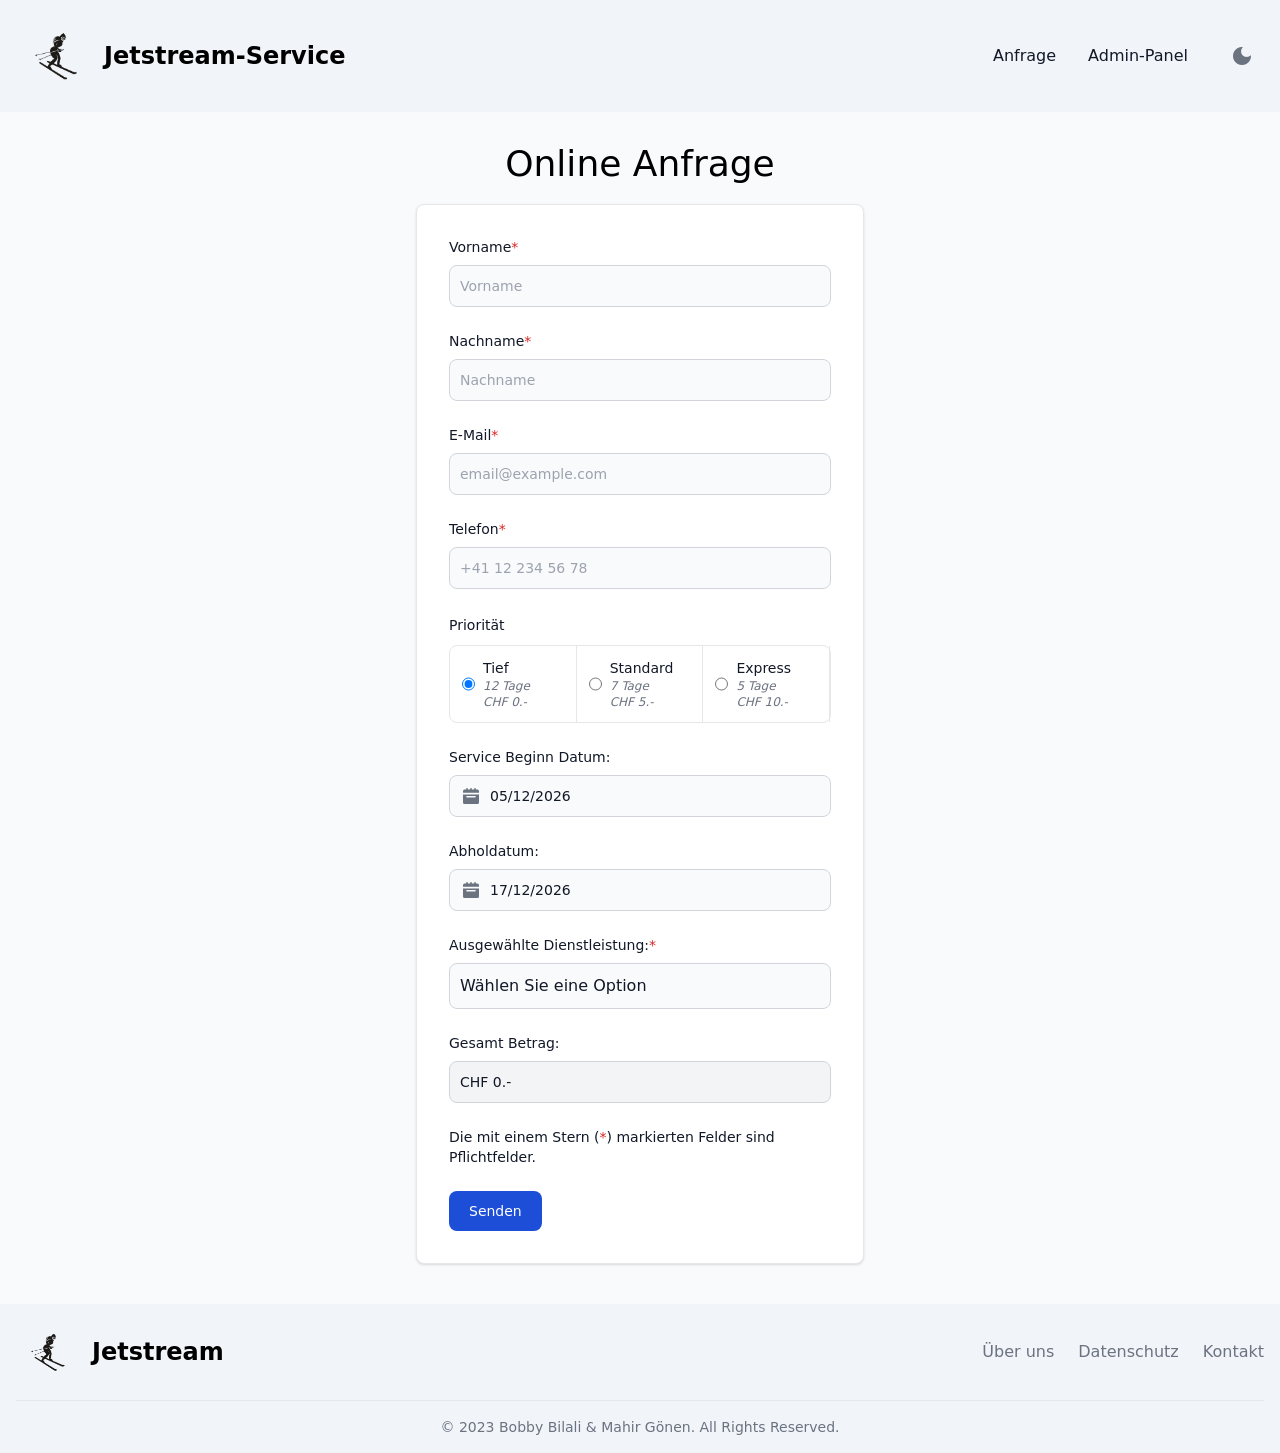
<file: JetstreamSkiservice_Frontend/index.html>
<!DOCTYPE html>
<html lang="en">
  <head>
    <!-- TEMPLATE_START: templates\head.html -->
    <meta charset="UTF-8" />
    <meta name="viewport" content="width=device-width, initial-scale=1.0" />
    <link
      rel="stylesheet"
      href="https://fonts.googleapis.com/css2?family=Material+Symbols+Outlined:opsz,wght,FILL,GRAD@20..48,100..700,0..1,-50..200"
    />
    <link href="./css/styles.css" rel="stylesheet" />

    <!-- TEMPLATE_END: templates\head.html -->
    <title>Online Anfrage</title>
  </head>
  <body class="flex flex-col">
    <!-- TEMPLATE_START: templates\navigation.html -->
    <nav
      class="fixed z-50 w-full border-gray-200 dark:bg-gray-900 bg-slate-100"
    >
      <div
        class="flex flex-wrap items-center justify-between max-w-screen-xl p-4 mx-auto"
      >
        <a href="index.html" class="flex items-center">
          <img src="./assets/img/logo.png" class="h-20 mr-2 logo" alt="Logo" />
          <span
            class="self-center text-2xl font-semibold whitespace-nowrap dark:text-white"
            >Jetstream-Service</span
          >
        </a>
        <button
          data-collapse-toggle="navbar-default"
          type="button"
          class="inline-flex items-center justify-center w-10 h-10 p-2 text-sm text-gray-500 rounded-lg md:hidden hover:bg-gray-100 focus:outline-none focus:ring-2 focus:ring-gray-200 dark:text-gray-400 dark:hover:bg-gray-700 dark:focus:ring-gray-600"
          aria-controls="navbar-default"
          aria-expanded="false"
        >
          <span class="sr-only">Open main menu</span>
          <svg
            class="w-5 h-5"
            aria-hidden="true"
            xmlns="http://www.w3.org/2000/svg"
            fill="none"
            viewBox="0 0 17 14"
          >
            <path
              stroke="currentColor"
              stroke-linecap="round"
              stroke-linejoin="round"
              stroke-width="2"
              d="M1 1h15M1 7h15M1 13h15"
            />
          </svg>
        </button>
        <div class="hidden w-full md:block md:w-auto" id="navbar-menu">
          <ul
            class="flex flex-col items-center p-4 mt-4 font-medium border rounded-lg md:p-0 md:flex-row md:space-x-8 md:mt-0 md:border-0 dark:bg-gray-800 md:dark:bg-gray-900 dark:border-gray-700"
          >
            <li>
              <a
                data-page="form"
                href="index.html"
                class="block py-2 pl-3 pr-4 text-gray-900 rounded hover:bg-gray-100 md:hover:bg-transparent md:border-0 md:hover:text-blue-700 md:p-0 dark:text-white md:dark:hover:text-blue-500 dark:hover:bg-gray-700 dark:hover:text-white md:dark:hover:bg-transparent"
                >Anfrage</a
              >
            </li>
            <li>
              <a
                data-page="admin"
                href="admin.html"
                class="block py-2 pl-3 pr-4 text-gray-900 rounded hover:bg-gray-100 md:hover:bg-transparent md:border-0 md:hover:text-blue-700 md:p-0 dark:text-white md:dark:hover:text-blue-500 dark:hover:bg-gray-700 dark:hover:text-white md:dark:hover:bg-transparent"
                >Admin-Panel</a
              >
            </li>
            <li>
              <button
                id="theme-toggle"
                type="button"
                class="text-gray-500 dark:text-gray-400 hover:bg-gray-100 dark:hover:bg-gray-700 focus:outline-none focus:ring-4 focus:ring-gray-200 dark:focus:ring-gray-700 rounded-lg text-sm p-2.5"
              >
                <span
                  class="flex justify-start material-symbols-outlined material-fill"
                  id="theme-toggle-icon"
                >
                  dark_mode
                </span>
              </button>
            </li>
          </ul>
        </div>
      </div>
    </nav>

    <!-- TEMPLATE_END: templates\navigation.html -->
    <div
      class="flex items-center justify-center min-h-[70vh] flex-1 flex-col bg-slate-50 dark:bg-slate-800"
      id="form-wrapper"
    >
      <h1 class="pb-5 text-4xl text-center mt-36 dark:text-slate-100">
        Online Anfrage
      </h1>

      <div
        class="w-full max-w-md p-4 mb-10 bg-white border border-gray-200 rounded-lg shadow sm:p-6 md:p-8 dark:bg-gray-800 dark:border-gray-700"
      >
        <form id="submitForm">
          <!-- input -->
          <div class="mb-6">
            <label
              for="firstname"
              class="block mb-2 text-sm font-medium text-gray-900 dark:text-white"
              >Vorname<span class="text-red-600">*</span></label
            >

            <input
              type="text"
              id="firstname"
              class="bg-gray-50 border border-gray-300 text-gray-900 text-sm rounded-lg focus:ring-blue-500 focus:border-blue-500 block w-full p-2.5 dark:bg-gray-700 dark:border-gray-600 dark:placeholder-gray-400 dark:text-white dark:focus:ring-blue-500 dark:focus:border-blue-500"
              placeholder="Vorname"
              required
            />
            <p class="mb-2 text-red-600" id="errorMessageFirstName"></p>
          </div>

          <div class="mb-6">
            <label
              for="lastname"
              class="block mb-2 text-sm font-medium text-gray-900 dark:text-white"
              >Nachname<span class="text-red-600">*</span></label
            >
            <input
              type="text"
              id="lastname"
              class="bg-gray-50 border border-gray-300 text-gray-900 text-sm rounded-lg focus:ring-blue-500 focus:border-blue-500 block w-full p-2.5 dark:bg-gray-700 dark:border-gray-600 dark:placeholder-gray-400 dark:text-white dark:focus:ring-blue-500 dark:focus:border-blue-500"
              placeholder="Nachname"
              required
            />
            <p class="mb-2 text-red-600" id="errorMessageLastName"></p>
          </div>

          <div class="mb-6">
            <label
              for="email"
              class="block mb-2 text-sm font-medium text-gray-900 dark:text-white"
              >E-Mail<span class="text-red-600">*</span></label
            >
            <input
              type="email"
              id="email"
              class="bg-gray-50 border border-gray-300 text-gray-900 text-sm rounded-lg focus:ring-blue-500 focus:border-blue-500 block w-full p-2.5 dark:bg-gray-700 dark:border-gray-600 dark:placeholder-gray-400 dark:text-white dark:focus:ring-blue-500 dark:focus:border-blue-500"
              placeholder="email@example.com"
              required
            />
            <p class="mb-2 text-red-600" id="errorMessageEmail"></p>
          </div>

          <div class="mb-6">
            <label
              for="phone"
              class="block mb-2 text-sm font-medium text-gray-900 dark:text-white"
              >Telefon<span class="text-red-600">*</span></label
            >
            <input
              type="text"
              id="phone"
              class="bg-gray-50 border border-gray-300 text-gray-900 text-sm rounded-lg focus:ring-blue-500 focus:border-blue-500 block w-full p-2.5 dark:bg-gray-700 dark:border-gray-600 dark:placeholder-gray-400 dark:text-white dark:focus:ring-blue-500 dark:focus:border-blue-500"
              placeholder="+41 12 234 56 78"
              required
            />
            <p class="mb-2 text-red-600" id="errorMessagePhone"></p>
          </div>

          <!-- Priority -->
          <div class="mb-2">
            <label
              class="mb-4 text-sm font-medium text-gray-900 dark:text-white"
            >
              Priorität
            </label>
          </div>
          <ul
            class="items-center w-full text-sm font-medium text-gray-900 bg-white border border-gray-200 rounded-lg select-none sm:flex dark:bg-gray-700 dark:border-gray-600 dark:text-white"
          >
            <li
              class="w-full border-b border-gray-200 sm:border-b-0 sm:border-r dark:border-gray-600"
            >
              <div class="flex items-center pl-3">
                <input
                  id="horizontal-list-radio-license"
                  type="radio"
                  value="Tief"
                  name="list-radio"
                  class="w-4 h-4 text-blue-600 bg-gray-100 border-gray-300 cursor-pointer dark:bg-gray-600 dark:border-gray-500"
                  checked
                />
                <label
                  for="horizontal-list-radio-license"
                  class="w-full py-3 ml-2 text-sm font-medium text-gray-900 cursor-pointer dark:text-gray-300"
                  >Tief
                  <div class="text-xs italic text-gray-500">
                    <span>12 Tage</span>
                    <p>CHF 0.-</p>
                  </div>
                </label>
              </div>
            </li>
            <li
              class="w-full border-b border-gray-200 sm:border-b-0 sm:border-r dark:border-gray-600"
            >
              <div class="flex items-center pl-3">
                <input
                  id="horizontal-list-radio-id"
                  type="radio"
                  value="Standard"
                  name="list-radio"
                  class="w-4 h-4 text-blue-600 bg-gray-100 border-gray-300 cursor-pointer dark:bg-gray-600 dark:border-gray-500"
                />
                <label
                  for="horizontal-list-radio-id"
                  class="w-full py-3 ml-2 text-sm font-medium text-gray-900 cursor-pointer dark:text-gray-300"
                  >Standard
                  <div class="text-xs italic text-gray-500">
                    <span>7 Tage</span>
                    <p>CHF 5.-</p>
                  </div>
                </label>
              </div>
            </li>
            <li
              class="w-full border-b border-gray-200 sm:border-b-0 sm:border-r dark:border-gray-600"
            >
              <div class="flex items-center pl-3">
                <input
                  id="horizontal-list-radio-millitary"
                  type="radio"
                  value="Express"
                  name="list-radio"
                  class="w-4 h-4 text-blue-600 bg-gray-100 border-gray-300 cursor-pointer dark:bg-gray-600 dark:border-gray-500"
                />
                <label
                  for="horizontal-list-radio-millitary"
                  class="w-full py-3 ml-2 text-sm font-medium text-gray-900 cursor-pointer dark:text-gray-300"
                  >Express
                  <div class="text-xs italic text-gray-500">
                    <span>5 Tage</span>
                    <p>CHF 10.-</p>
                  </div>
                </label>
              </div>
            </li>
          </ul>

          <!-- Date picker -->
          <div class="hidden">
            <div class="days">
              <div
                class="grid flex-1 block grid-cols-7 mb-1 text-sm font-semibold leading-9 text-center text-gray-900 border-0 rounded-lg cursor-default days-of-week dow"
              ></div>
              <div
                class="grid flex-1 block w-64 h-6 grid-cols-7 text-sm font-medium font-semibold leading-6 leading-9 text-center text-gray-500 text-gray-900 border-0 rounded-lg cursor-default datepicker-grid dark:text-gray-400"
              ></div>
            </div>
            <div class="calendar-weeks">
              <div class="flex days-of-week">
                <span
                  class="h-6 text-sm font-medium leading-6 text-gray-500 dow dark:text-gray-400"
                ></span>
              </div>
              <div
                class="flex-1 block text-sm font-semibold leading-9 text-center text-gray-900 border-0 rounded-lg cursor-default weeks week"
              ></div>
            </div>
          </div>
          <div class="mt-6 mb-4">
            <label
              for="date"
              class="block mb-2 text-sm font-medium text-gray-900 dark:text-white"
              >Service Beginn Datum:</label
            >

            <div class="relative">
              <div
                class="absolute inset-y-0 left-0 flex items-center pl-3.5 pointer-events-none"
              >
                <svg
                  class="w-4 h-4 text-gray-500 dark:text-gray-400"
                  aria-hidden="true"
                  xmlns="http://www.w3.org/2000/svg"
                  fill="currentColor"
                  viewBox="0 0 20 20"
                >
                  <path
                    d="M20 4a2 2 0 0 0-2-2h-2V1a1 1 0 0 0-2 0v1h-3V1a1 1 0 0 0-2 0v1H6V1a1 1 0 0 0-2 0v1H2a2 2 0 0 0-2 2v2h20V4ZM0 18a2 2 0 0 0 2 2h16a2 2 0 0 0 2-2V8H0v10Zm5-8h10a1 1 0 0 1 0 2H5a1 1 0 0 1 0-2Z"
                  />
                </svg>
              </div>
              <input
                id="startDate"
                datepicker
                type="text"
                class="bg-gray-50 border border-gray-300 text-gray-900 text-sm rounded-lg focus:ring-blue-500 focus:border-blue-500 block w-full pl-10 p-2.5 dark:bg-gray-700 dark:border-gray-600 dark:placeholder-gray-400 dark:text-white dark:focus:ring-blue-500 dark:focus:border-blue-500"
                placeholder="Select date"
                readonly
              />
            </div>
          </div>

          <div class="mt-6 mb-4">
            <label
              for="date"
              class="block mb-2 text-sm font-medium text-gray-900 dark:text-white"
              >Abholdatum:</label
            >

            <div class="relative">
              <div
                class="absolute inset-y-0 left-0 flex items-center pl-3.5 pointer-events-none"
              >
                <svg
                  class="w-4 h-4 text-gray-500 dark:text-gray-400"
                  aria-hidden="true"
                  xmlns="http://www.w3.org/2000/svg"
                  fill="currentColor"
                  viewBox="0 0 20 20"
                >
                  <path
                    d="M20 4a2 2 0 0 0-2-2h-2V1a1 1 0 0 0-2 0v1h-3V1a1 1 0 0 0-2 0v1H6V1a1 1 0 0 0-2 0v1H2a2 2 0 0 0-2 2v2h20V4ZM0 18a2 2 0 0 0 2 2h16a2 2 0 0 0 2-2V8H0v10Zm5-8h10a1 1 0 0 1 0 2H5a1 1 0 0 1 0-2Z"
                  />
                </svg>
              </div>
              <input
                id="endDate"
                type="text"
                class="bg-gray-50 border border-gray-300 text-gray-900 text-sm rounded-lg focus:ring-blue-500 focus:border-blue-500 block w-full pl-10 p-2.5 dark:bg-gray-700 dark:border-gray-600 dark:placeholder-gray-400 dark:text-white dark:focus:ring-blue-500 dark:focus:border-blue-500"
                readonly
              />
            </div>
          </div>

          <span
            class="block mt-6 mb-2 text-sm font-medium text-gray-900 dark:text-white"
            >Ausgewählte Dienstleistung:<span class="text-red-600"
              >*</span
            ></span
          >

          <div class="relative">
            <!-- Dropdown -->
            <select
              id="serviceDropdown"
              class="appearance-none block w-full bg-gray-50 border border-gray-300 text-gray-900 rounded-lg focus:border-blue-500 dark:bg-gray-700 dark:border-gray-600 dark:text-white dark:focus:border-blue-500 p-2.5 pr-9"
              required
            >
              <option value="" disabled selected>Wählen Sie eine Option</option>
              <option value="Kleiner Service">
                Kleiner Service | CHF 49.-
              </option>
              <option value="Grosser Service">
                Grosser Service | CHF 69.-
              </option>
              <option value="Rennski Service">
                Rennski Service | CHF 99.-
              </option>
              <option value="Bindungen montieren und einstellen">
                Bindung montieren und einstellen CHF 39.-
              </option>
              <option value="Fell zuschneiden">
                Fell zuschneiden pro Paar | CHF 25.-
              </option>
              <option value="Heisswachsen">Heisswachsen CHF 18.-</option>
            </select>
          </div>
          <div class="mt-6">
            <span
              class="block mt-6 mb-2 text-sm font-medium text-gray-900 dark:text-white"
              >Gesamt Betrag:</span
            >
            <input
              type="text"
              id="total"
              class="bg-gray-100 border border-gray-300 text-gray-900 text-sm rounded-lg focus:ring-blue-500 focus:border-blue-500 block w-full p-2.5 cursor-not-allowed dark:bg-gray-700 dark:border-gray-600 dark:placeholder-gray-400 dark:text-gray-400 dark:focus:ring-blue-500 dark:focus:border-blue-500"
              readonly
            />
          </div>

          <span
            class="block mt-6 mb-2 text-sm font-medium text-gray-900 dark:text-white"
            >Die mit einem Stern (<span class="text-red-600">*</span>)
            markierten Felder sind Pflichtfelder.</span
          >

          <!-- Submit Button -->
          <div class="flex items-start mt-6">
            <button
              type="submit"
              class="text-white bg-blue-700 hover:bg-blue-800 focus:ring-4 focus:outline-none focus:ring-blue-300 font-medium rounded-lg text-sm w-full sm:w-auto px-5 py-2.5 text-center dark:bg-blue-600 dark:hover:bg-blue-700 dark:focus:ring-blue-800"
            >
              Senden
            </button>
          </div>
        </form>
      </div>
    </div>
    <!-- TEMPLATE_START: templates\footer.html -->
    <footer class="flex bg-slate-100 snap-start dark:bg-gray-900">
      <div class="w-full p-4 mx-auto md:py-4">
        <div class="sm:flex sm:items-center sm:justify-between">
          <a href="#" class="flex items-center mb-4 sm:mb-0">
            <img
              src="assets/img/logo.png"
              class="h-16 mr-3 logo"
              alt="Jetstream Logo"
            />
            <span
              class="self-center text-2xl font-semibold whitespace-nowrap dark:text-white"
              >Jetstream</span
            >
          </a>
          <ul
            class="flex flex-wrap items-center mb-6 text-base text-gray-500 text-md sm:mb-0 dark:text-gray-400"
          >
            <li>
              <a href="about.html" class="mr-4 hover:underline md:mr-6"
                >Über uns</a
              >
            </li>
            <li>
              <a href="policies.html" class="mr-4 hover:underline md:mr-6"
                >Datenschutz</a
              >
            </li>
            <li>
              <a href="contact.html" class="hover:underline">Kontakt</a>
            </li>
          </ul>
        </div>
        <hr
          class="my-6 border-gray-200 sm:mx-auto dark:border-gray-700 lg:my-4"
        />
        <span
          class="block text-sm text-gray-500 sm:text-center dark:text-gray-400"
          >© 2023
          <a
            href="https://github.com/BiluliB"
            target="_blank"
            class="hover:underline"
          >
            Bobby Bilali
          </a>
          <span>&</span>
          <a
            href="https://github.com/mahgoe"
            target="_blank"
            class="hover:underline"
            >Mahir Gönen</a
          >. All Rights Reserved.</span
        >
      </div>
    </footer>

    <!-- TEMPLATE_END: templates\footer.html -->
    <script src="./js/main.js"></script>
    <script src="./js/form.js"></script>
    <script src="./js/calendar.js"></script>
  </body>
</html>
</file>
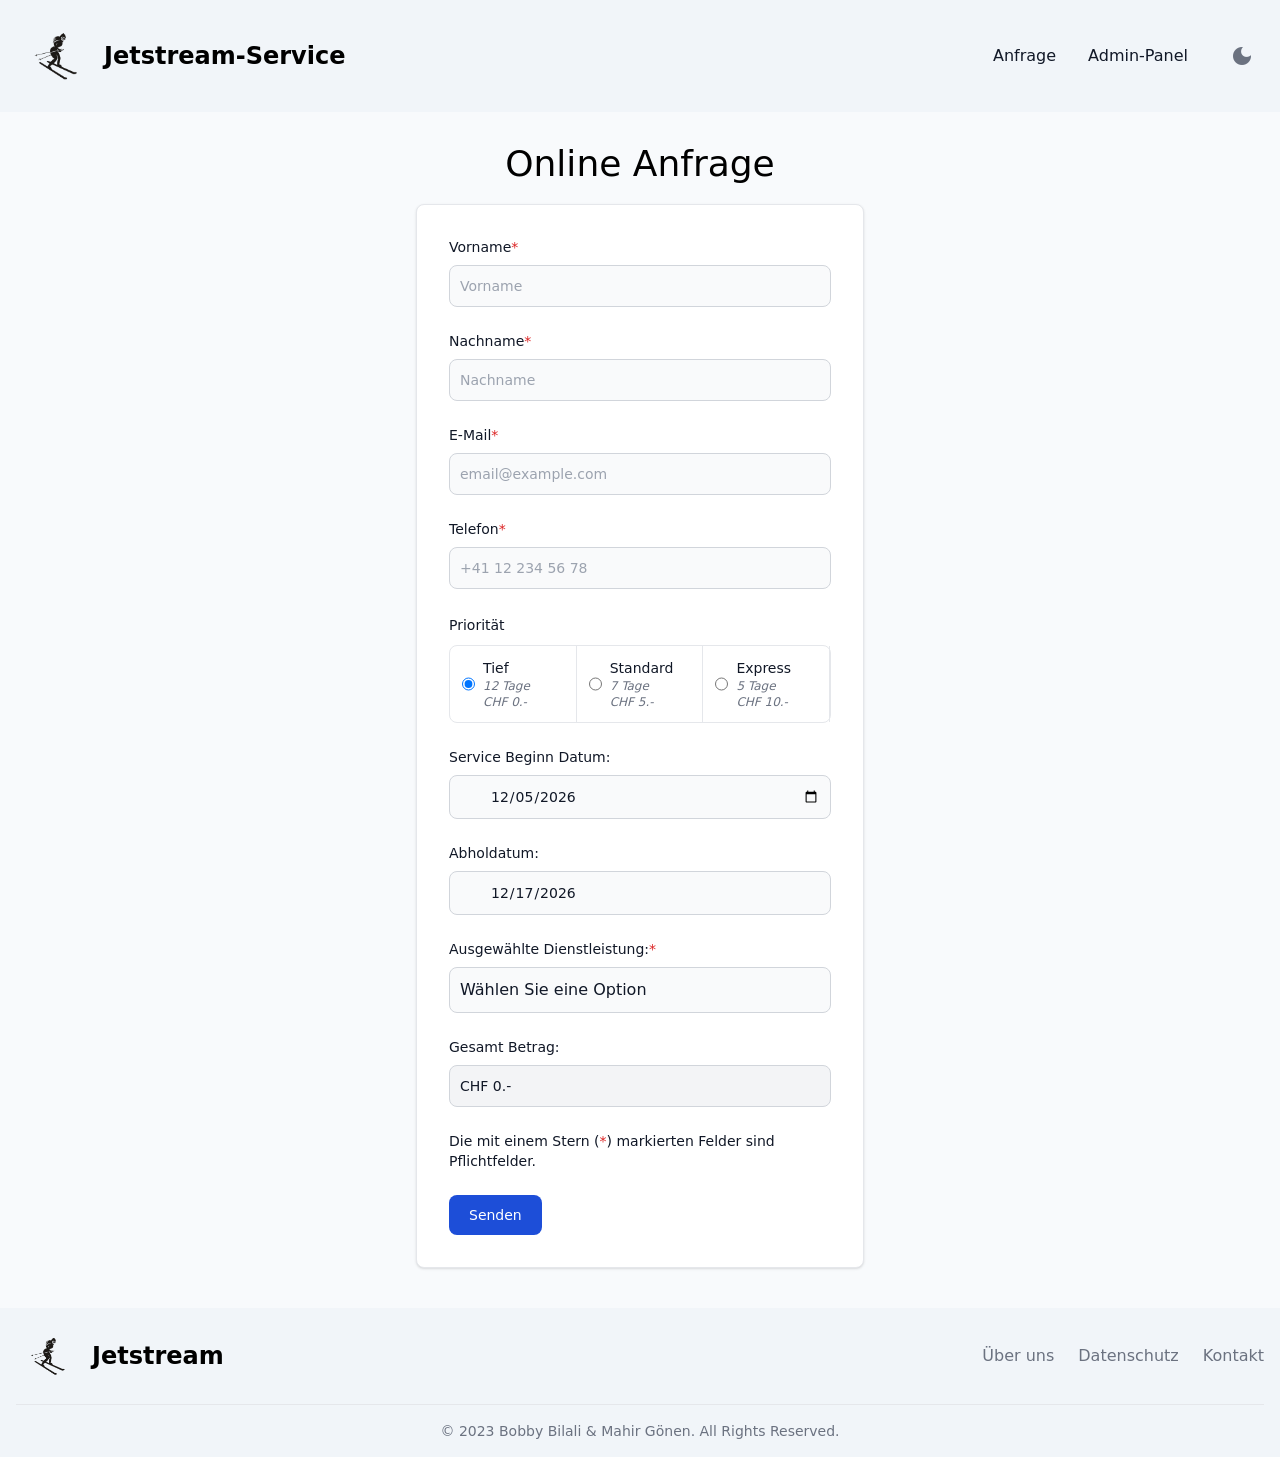
<file: JetstreamSkiserviceAPI/wwwroot/index.html>
<!DOCTYPE html>
<html lang="en">
  <head>
    <!-- TEMPLATE_START: templates\head.html -->
    <meta charset="UTF-8" />
    <meta name="viewport" content="width=device-width, initial-scale=1.0" />
    <link
      rel="stylesheet"
      href="https://fonts.googleapis.com/css2?family=Material+Symbols+Outlined:opsz,wght,FILL,GRAD@20..48,100..700,0..1,-50..200"
    />
    <link href="./css/styles.css" rel="stylesheet" />

    <!-- TEMPLATE_END: templates\head.html -->
    <title>Online Anfrage</title>
  </head>
  <body class="flex flex-col">
    <!-- TEMPLATE_START: templates\navigation.html -->
    <nav
      class="fixed z-50 w-full border-gray-200 dark:bg-gray-900 bg-slate-100"
    >
      <div
        class="flex flex-wrap items-center justify-between max-w-screen-xl p-4 mx-auto"
      >
        <a href="index.html" class="flex items-center">
          <img src="./assets/img/logo.png" class="h-20 mr-2 logo" alt="Logo" />
          <span
            class="self-center text-2xl font-semibold whitespace-nowrap dark:text-white"
            >Jetstream-Service</span
          >
        </a>
        <button
          data-collapse-toggle="navbar-default"
          type="button"
          class="inline-flex items-center justify-center w-10 h-10 p-2 text-sm text-gray-500 rounded-lg md:hidden hover:bg-gray-100 focus:outline-none focus:ring-2 focus:ring-gray-200 dark:text-gray-400 dark:hover:bg-gray-700 dark:focus:ring-gray-600"
          aria-controls="navbar-default"
          aria-expanded="false"
        >
          <span class="sr-only">Open main menu</span>
          <svg
            class="w-5 h-5"
            aria-hidden="true"
            xmlns="http://www.w3.org/2000/svg"
            fill="none"
            viewBox="0 0 17 14"
          >
            <path
              stroke="currentColor"
              stroke-linecap="round"
              stroke-linejoin="round"
              stroke-width="2"
              d="M1 1h15M1 7h15M1 13h15"
            />
          </svg>
        </button>
        <div class="hidden w-full md:block md:w-auto" id="navbar-menu">
          <ul
            class="flex flex-col items-center p-4 mt-4 font-medium border rounded-lg md:p-0 md:flex-row md:space-x-8 md:mt-0 md:border-0 dark:bg-gray-800 md:dark:bg-gray-900 dark:border-gray-700"
          >
            <li>
              <a
                data-page="form"
                href="index.html"
                class="block py-2 pl-3 pr-4 text-gray-900 rounded hover:bg-gray-100 md:hover:bg-transparent md:border-0 md:hover:text-blue-700 md:p-0 dark:text-white md:dark:hover:text-blue-500 dark:hover:bg-gray-700 dark:hover:text-white md:dark:hover:bg-transparent"
                >Anfrage</a
              >
            </li>
            <li>
              <a
                data-page="admin"
                href="admin.html"
                class="block py-2 pl-3 pr-4 text-gray-900 rounded hover:bg-gray-100 md:hover:bg-transparent md:border-0 md:hover:text-blue-700 md:p-0 dark:text-white md:dark:hover:text-blue-500 dark:hover:bg-gray-700 dark:hover:text-white md:dark:hover:bg-transparent"
                >Admin-Panel</a
              >
            </li>
            <li>
              <button
                id="theme-toggle"
                type="button"
                class="text-gray-500 dark:text-gray-400 hover:bg-gray-100 dark:hover:bg-gray-700 focus:outline-none focus:ring-4 focus:ring-gray-200 dark:focus:ring-gray-700 rounded-lg text-sm p-2.5"
              >
                <span
                  class="flex justify-start material-symbols-outlined material-fill"
                  id="theme-toggle-icon"
                >
                  dark_mode
                </span>
              </button>
            </li>
          </ul>
        </div>
      </div>
    </nav>

    <!-- TEMPLATE_END: templates\navigation.html -->
    <div
      class="flex items-center justify-center min-h-[70vh] flex-1 flex-col bg-slate-50 dark:bg-slate-800"
      id="form-wrapper"
    >
      <h1 class="pb-5 text-4xl text-center mt-36 dark:text-slate-100">
        Online Anfrage
      </h1>

      <div
        class="w-full max-w-md p-4 mb-10 bg-white border border-gray-200 rounded-lg shadow sm:p-6 md:p-8 dark:bg-gray-800 dark:border-gray-700"
      >
        <form id="submitForm">
          <!-- input -->
          <div class="mb-6">
            <label
              for="firstname"
              class="block mb-2 text-sm font-medium text-gray-900 dark:text-white"
              >Vorname<span class="text-red-600">*</span></label
            >

            <input
              type="text"
              id="firstname"
              class="bg-gray-50 border border-gray-300 text-gray-900 text-sm rounded-lg focus:ring-blue-500 focus:border-blue-500 block w-full p-2.5 dark:bg-gray-700 dark:border-gray-600 dark:placeholder-gray-400 dark:text-white dark:focus:ring-blue-500 dark:focus:border-blue-500"
              placeholder="Vorname"
              required
            />
            <p class="mb-2 text-red-600" id="errorMessageFirstName"></p>
          </div>

          <div class="mb-6">
            <label
              for="lastname"
              class="block mb-2 text-sm font-medium text-gray-900 dark:text-white"
              >Nachname<span class="text-red-600">*</span></label
            >
            <input
              type="text"
              id="lastname"
              class="bg-gray-50 border border-gray-300 text-gray-900 text-sm rounded-lg focus:ring-blue-500 focus:border-blue-500 block w-full p-2.5 dark:bg-gray-700 dark:border-gray-600 dark:placeholder-gray-400 dark:text-white dark:focus:ring-blue-500 dark:focus:border-blue-500"
              placeholder="Nachname"
              required
            />
            <p class="mb-2 text-red-600" id="errorMessageLastName"></p>
          </div>

          <div class="mb-6">
            <label
              for="email"
              class="block mb-2 text-sm font-medium text-gray-900 dark:text-white"
              >E-Mail<span class="text-red-600">*</span></label
            >
            <input
              type="email"
              id="email"
              class="bg-gray-50 border border-gray-300 text-gray-900 text-sm rounded-lg focus:ring-blue-500 focus:border-blue-500 block w-full p-2.5 dark:bg-gray-700 dark:border-gray-600 dark:placeholder-gray-400 dark:text-white dark:focus:ring-blue-500 dark:focus:border-blue-500"
              placeholder="email@example.com"
              required
            />
            <p class="mb-2 text-red-600" id="errorMessageEmail"></p>
          </div>

          <div class="mb-6">
            <label
              for="phone"
              class="block mb-2 text-sm font-medium text-gray-900 dark:text-white"
              >Telefon<span class="text-red-600">*</span></label
            >
            <input
              type="text"
              id="phone"
              class="bg-gray-50 border border-gray-300 text-gray-900 text-sm rounded-lg focus:ring-blue-500 focus:border-blue-500 block w-full p-2.5 dark:bg-gray-700 dark:border-gray-600 dark:placeholder-gray-400 dark:text-white dark:focus:ring-blue-500 dark:focus:border-blue-500"
              placeholder="+41 12 234 56 78"
              required
            />
            <p class="mb-2 text-red-600" id="errorMessagePhone"></p>
          </div>

          <!-- Priority -->
          <div class="mb-2">
            <label
              class="mb-4 text-sm font-medium text-gray-900 dark:text-white"
            >
              Priorität
            </label>
          </div>
          <ul
            class="items-center w-full text-sm font-medium text-gray-900 bg-white border border-gray-200 rounded-lg select-none sm:flex dark:bg-gray-700 dark:border-gray-600 dark:text-white"
          >
            <li
              class="w-full border-b border-gray-200 sm:border-b-0 sm:border-r dark:border-gray-600"
            >
              <div class="flex items-center pl-3">
                <input
                  id="horizontal-list-radio-license"
                  type="radio"
                  value="Tief"
                  name="list-radio"
                  class="w-4 h-4 text-blue-600 bg-gray-100 border-gray-300 cursor-pointer dark:bg-gray-600 dark:border-gray-500"
                  checked
                />
                <label
                  for="horizontal-list-radio-license"
                  class="w-full py-3 ml-2 text-sm font-medium text-gray-900 cursor-pointer dark:text-gray-300"
                  >Tief
                  <div class="text-xs italic text-gray-500">
                    <span>12 Tage</span>
                    <p>CHF 0.-</p>
                  </div>
                </label>
              </div>
            </li>
            <li
              class="w-full border-b border-gray-200 sm:border-b-0 sm:border-r dark:border-gray-600"
            >
              <div class="flex items-center pl-3">
                <input
                  id="horizontal-list-radio-id"
                  type="radio"
                  value="Standard"
                  name="list-radio"
                  class="w-4 h-4 text-blue-600 bg-gray-100 border-gray-300 cursor-pointer dark:bg-gray-600 dark:border-gray-500"
                />
                <label
                  for="horizontal-list-radio-id"
                  class="w-full py-3 ml-2 text-sm font-medium text-gray-900 cursor-pointer dark:text-gray-300"
                  >Standard
                  <div class="text-xs italic text-gray-500">
                    <span>7 Tage</span>
                    <p>CHF 5.-</p>
                  </div>
                </label>
              </div>
            </li>
            <li
              class="w-full border-b border-gray-200 sm:border-b-0 sm:border-r dark:border-gray-600"
            >
              <div class="flex items-center pl-3">
                <input
                  id="horizontal-list-radio-millitary"
                  type="radio"
                  value="Express"
                  name="list-radio"
                  class="w-4 h-4 text-blue-600 bg-gray-100 border-gray-300 cursor-pointer dark:bg-gray-600 dark:border-gray-500"
                />
                <label
                  for="horizontal-list-radio-millitary"
                  class="w-full py-3 ml-2 text-sm font-medium text-gray-900 cursor-pointer dark:text-gray-300"
                  >Express
                  <div class="text-xs italic text-gray-500">
                    <span>5 Tage</span>
                    <p>CHF 10.-</p>
                  </div>
                </label>
              </div>
            </li>
          </ul>

          <!-- Date picker -->
          <!-- Service Beginn Datum -->
          <div class="mt-6 mb-4">
            <label
              for="startDate"
              class="block mb-2 text-sm font-medium text-gray-900 dark:text-white"
              >Service Beginn Datum:</label
            >
            <div class="relative">
              <input
                id="startDate"
                type="date"
                class="bg-gray-50 border border-gray-300 text-gray-900 text-sm rounded-lg focus:ring-blue-500 focus:border-blue-500 block w-full pl-10 p-2.5 cursor-pointer dark:bg-gray-700 dark:border-gray-600 dark:text-white"
                onkeydown="return false"
              />
            </div>
          </div>

          <!-- Abholdatum -->
          <div class="mt-6 mb-4">
            <label
              for="endDate"
              class="block mb-2 text-sm font-medium text-gray-900 dark:text-white"
              >Abholdatum:</label
            >
            <div class="relative">
              <input
                id="endDate"
                type="date"
                class="bg-gray-50 border border-gray-300 text-gray-900 text-sm rounded-lg focus:ring-blue-500 focus:border-blue-500 block w-full pl-10 p-2.5 dark:bg-gray-700 dark:border-gray-600 dark:text-white"
                readonly
              />
            </div>
          </div>

          <span
            class="block mt-6 mb-2 text-sm font-medium text-gray-900 dark:text-white"
            >Ausgewählte Dienstleistung:<span class="text-red-600"
              >*</span
            ></span
          >

          <div class="relative">
            <!-- Dropdown -->
            <select
              id="serviceDropdown"
              class="appearance-none block w-full bg-gray-50 border border-gray-300 text-gray-900 rounded-lg focus:border-blue-500 dark:bg-gray-700 dark:border-gray-600 dark:text-white dark:focus:border-blue-500 p-2.5 pr-9"
              required
            >
              <option value="" disabled selected>Wählen Sie eine Option</option>
              <option value="Kleiner Service">
                Kleiner Service | CHF 49.-
              </option>
              <option value="Grosser Service">
                Grosser Service | CHF 69.-
              </option>
              <option value="Rennski Service">
                Rennski Service | CHF 99.-
              </option>
              <option value="Bindungen montieren und einstellen">
                Bindung montieren und einstellen CHF 39.-
              </option>
              <option value="Fell zuschneiden">
                Fell zuschneiden pro Paar | CHF 25.-
              </option>
              <option value="Heisswachsen">Heisswachsen CHF 18.-</option>
            </select>
          </div>
          <div class="mt-6">
            <span
              class="block mt-6 mb-2 text-sm font-medium text-gray-900 dark:text-white"
              >Gesamt Betrag:</span
            >
            <input
              type="text"
              id="total"
              class="bg-gray-100 border border-gray-300 text-gray-900 text-sm rounded-lg focus:ring-blue-500 focus:border-blue-500 block w-full p-2.5 cursor-not-allowed dark:bg-gray-700 dark:border-gray-600 dark:placeholder-gray-400 dark:text-gray-400 dark:focus:ring-blue-500 dark:focus:border-blue-500"
              readonly
            />
          </div>

          <span
            class="block mt-6 mb-2 text-sm font-medium text-gray-900 dark:text-white"
            >Die mit einem Stern (<span class="text-red-600">*</span>)
            markierten Felder sind Pflichtfelder.</span
          >

          <!-- Submit Button -->
          <div class="flex items-start mt-6">
            <button
              type="submit"
              class="text-white bg-blue-700 hover:bg-blue-800 focus:ring-4 focus:outline-none focus:ring-blue-300 font-medium rounded-lg text-sm w-full sm:w-auto px-5 py-2.5 text-center dark:bg-blue-600 dark:hover:bg-blue-700 dark:focus:ring-blue-800"
            >
              Senden
            </button>
          </div>
        </form>
      </div>
    </div>
    <!-- TEMPLATE_START: templates\footer.html -->
    <footer class="flex bg-slate-100 snap-start dark:bg-gray-900">
      <div class="w-full p-4 mx-auto md:py-4">
        <div class="sm:flex sm:items-center sm:justify-between">
          <a href="#" class="flex items-center mb-4 sm:mb-0">
            <img
              src="assets/img/logo.png"
              class="h-16 mr-3 logo"
              alt="Jetstream Logo"
            />
            <span
              class="self-center text-2xl font-semibold whitespace-nowrap dark:text-white"
              >Jetstream</span
            >
          </a>
          <ul
            class="flex flex-wrap items-center mb-6 text-base text-gray-500 text-md sm:mb-0 dark:text-gray-400"
          >
            <li>
              <a href="about.html" class="mr-4 hover:underline md:mr-6"
                >Über uns</a
              >
            </li>
            <li>
              <a href="policies.html" class="mr-4 hover:underline md:mr-6"
                >Datenschutz</a
              >
            </li>
            <li>
              <a href="contact.html" class="hover:underline">Kontakt</a>
            </li>
          </ul>
        </div>
        <hr
          class="my-6 border-gray-200 sm:mx-auto dark:border-gray-700 lg:my-4"
        />
        <span
          class="block text-sm text-gray-500 sm:text-center dark:text-gray-400"
          >© 2023
          <a
            href="https://github.com/BiluliB"
            target="_blank"
            class="hover:underline"
          >
            Bobby Bilali
          </a>
          <span>&</span>
          <a
            href="https://github.com/mahgoe"
            target="_blank"
            class="hover:underline"
            >Mahir Gönen</a
          >. All Rights Reserved.</span
        >
      </div>
    </footer>

    <!-- TEMPLATE_END: templates\footer.html -->
    <script src="./js/main.js"></script>
    <script src="./js/form.js"></script>
  </body>
</html>
</file>
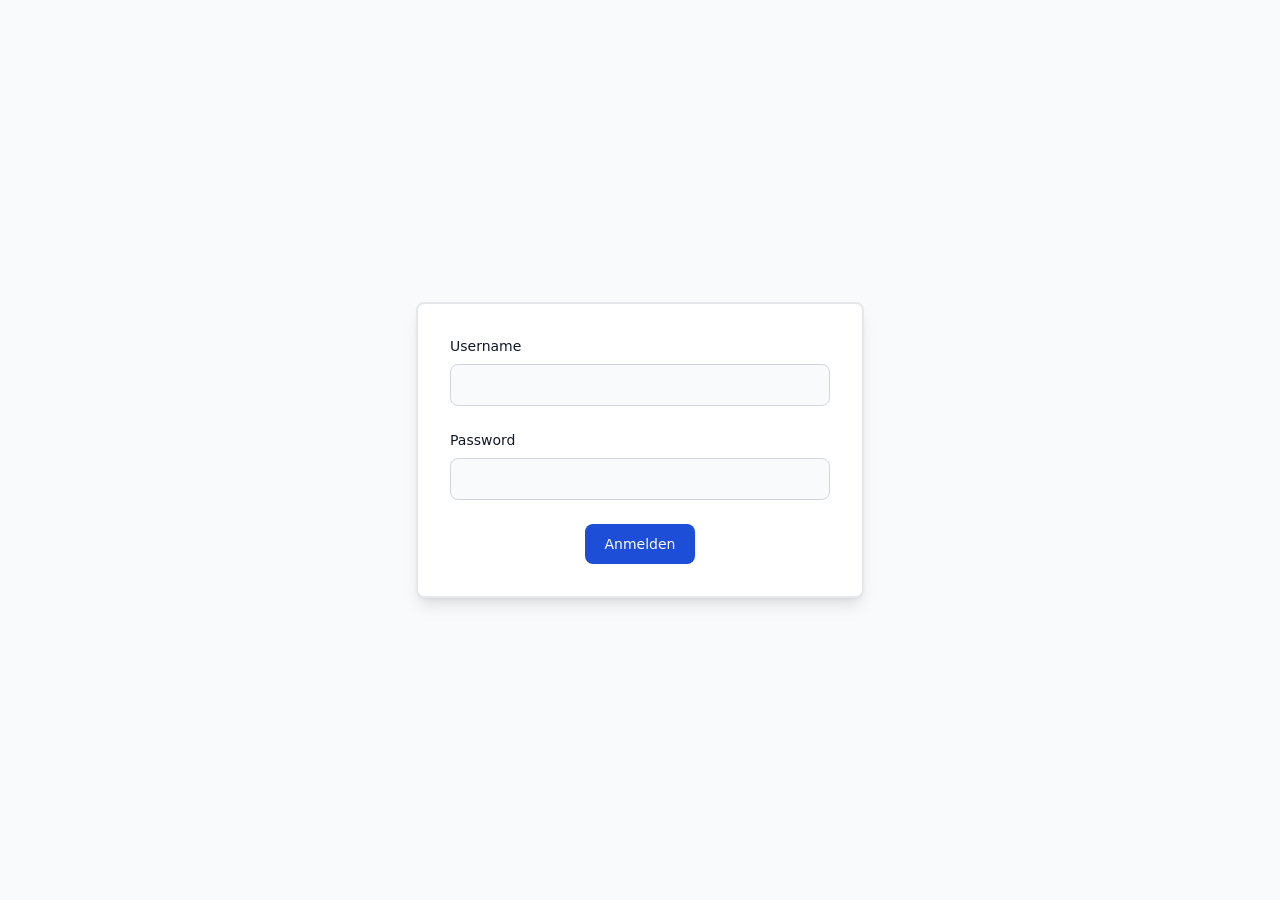
<file: JetstreamSkiservice_Frontend/admin.html>
<!DOCTYPE html>
<html lang="en">
  <!-- TEMPLATE_START: templates\head.html -->
  <meta charset="UTF-8" />
  <meta name="viewport" content="width=device-width, initial-scale=1.0" />
  <link
    rel="stylesheet"
    href="https://fonts.googleapis.com/css2?family=Material+Symbols+Outlined:opsz,wght,FILL,GRAD@20..48,100..700,0..1,-50..200"
  />
  <link href="./css/styles.css" rel="stylesheet" />
  <link rel="icon" type="image/x-icon" href="./assets/img/logo.png" />
  <title>Admin-Login</title>

  <!-- TEMPLATE_END: templates\head.html -->
  <body class="flex flex-col bg-slate-50">
    <div class="flex items-center justify-center min-h-screen">
      <div
        class="w-full max-w-md p-8 space-y-3 bg-white border-2 border-gray-200 rounded-lg shadow-lg"
      >
        <form id="loginForm">
          <div class="mb-6">
            <label
              for="Username"
              class="block mb-2 text-sm font-medium text-gray-900 dark:text-white"
              >Username</label
            >
            <input
              type="text"
              id="username"
              class="bg-gray-50 border border-gray-300 text-gray-900 text-sm rounded-lg focus:ring-blue-500 focus:border-blue-500 block w-full p-2.5 dark:bg-gray-700 dark:border-gray-600 dark:placeholder-gray-400 dark:text-white dark:focus:ring-blue-500 dark:focus:border-blue-500"
              placeholder=""
              required
            />
          </div>
          <div class="mb-6">
            <label
              for="password"
              class="block mb-2 text-sm font-medium text-gray-900 dark:text-white"
              >Password</label
            >
            <input
              type="password"
              id="password"
              class="bg-gray-50 border border-gray-300 text-gray-900 text-sm rounded-lg focus:ring-blue-500 focus:border-blue-500 block w-full p-2.5 dark:bg-gray-700 dark:border-gray-600 dark:placeholder-gray-400 dark:text-white dark:focus:ring-blue-500 dark:focus:border-blue-500"
              required
            />
          </div>
          <div class="flex justify-center">
            <button
              type="submit"
              class="flex text-white bg-blue-700 hover:bg-blue-800 focus:ring-4 focus:outline-none focus:ring-blue-300 font-medium rounded-lg text-sm w-full sm:w-auto px-5 py-2.5 text-center dark:bg-blue-600 dark:hover:bg-blue-700 dark:focus:ring-blue-800"
            >
              Anmelden
            </button>
          </div>
        </form>
      </div>
    </div>
    <script src="./js/login.js"></script>
  </body>
</html>
</file>
<file: JetstreamSkiservice_Frontend/css/styles.css>
/*
! tailwindcss v3.3.5 | MIT License | https://tailwindcss.com
*/

/*
1. Prevent padding and border from affecting element width. (https://github.com/mozdevs/cssremedy/issues/4)
2. Allow adding a border to an element by just adding a border-width. (https://github.com/tailwindcss/tailwindcss/pull/116)
*/

*,
::before,
::after {
  box-sizing: border-box;
  /* 1 */
  border-width: 0;
  /* 2 */
  border-style: solid;
  /* 2 */
  border-color: #e5e7eb;
  /* 2 */
}

::before,
::after {
  --tw-content: '';
}

/*
1. Use a consistent sensible line-height in all browsers.
2. Prevent adjustments of font size after orientation changes in iOS.
3. Use a more readable tab size.
4. Use the user's configured `sans` font-family by default.
5. Use the user's configured `sans` font-feature-settings by default.
6. Use the user's configured `sans` font-variation-settings by default.
*/

html {
  line-height: 1.5;
  /* 1 */
  -webkit-text-size-adjust: 100%;
  /* 2 */
  -moz-tab-size: 4;
  /* 3 */
  -o-tab-size: 4;
     tab-size: 4;
  /* 3 */
  font-family: ui-sans-serif, system-ui, -apple-system, BlinkMacSystemFont, "Segoe UI", Roboto, "Helvetica Neue", Arial, "Noto Sans", sans-serif, "Apple Color Emoji", "Segoe UI Emoji", "Segoe UI Symbol", "Noto Color Emoji";
  /* 4 */
  font-feature-settings: normal;
  /* 5 */
  font-variation-settings: normal;
  /* 6 */
}

/*
1. Remove the margin in all browsers.
2. Inherit line-height from `html` so users can set them as a class directly on the `html` element.
*/

body {
  margin: 0;
  /* 1 */
  line-height: inherit;
  /* 2 */
}

/*
1. Add the correct height in Firefox.
2. Correct the inheritance of border color in Firefox. (https://bugzilla.mozilla.org/show_bug.cgi?id=190655)
3. Ensure horizontal rules are visible by default.
*/

hr {
  height: 0;
  /* 1 */
  color: inherit;
  /* 2 */
  border-top-width: 1px;
  /* 3 */
}

/*
Add the correct text decoration in Chrome, Edge, and Safari.
*/

abbr:where([title]) {
  -webkit-text-decoration: underline dotted;
          text-decoration: underline dotted;
}

/*
Remove the default font size and weight for headings.
*/

h1,
h2,
h3,
h4,
h5,
h6 {
  font-size: inherit;
  font-weight: inherit;
}

/*
Reset links to optimize for opt-in styling instead of opt-out.
*/

a {
  color: inherit;
  text-decoration: inherit;
}

/*
Add the correct font weight in Edge and Safari.
*/

b,
strong {
  font-weight: bolder;
}

/*
1. Use the user's configured `mono` font family by default.
2. Correct the odd `em` font sizing in all browsers.
*/

code,
kbd,
samp,
pre {
  font-family: ui-monospace, SFMono-Regular, Menlo, Monaco, Consolas, "Liberation Mono", "Courier New", monospace;
  /* 1 */
  font-size: 1em;
  /* 2 */
}

/*
Add the correct font size in all browsers.
*/

small {
  font-size: 80%;
}

/*
Prevent `sub` and `sup` elements from affecting the line height in all browsers.
*/

sub,
sup {
  font-size: 75%;
  line-height: 0;
  position: relative;
  vertical-align: baseline;
}

sub {
  bottom: -0.25em;
}

sup {
  top: -0.5em;
}

/*
1. Remove text indentation from table contents in Chrome and Safari. (https://bugs.chromium.org/p/chromium/issues/detail?id=999088, https://bugs.webkit.org/show_bug.cgi?id=201297)
2. Correct table border color inheritance in all Chrome and Safari. (https://bugs.chromium.org/p/chromium/issues/detail?id=935729, https://bugs.webkit.org/show_bug.cgi?id=195016)
3. Remove gaps between table borders by default.
*/

table {
  text-indent: 0;
  /* 1 */
  border-color: inherit;
  /* 2 */
  border-collapse: collapse;
  /* 3 */
}

/*
1. Change the font styles in all browsers.
2. Remove the margin in Firefox and Safari.
3. Remove default padding in all browsers.
*/

button,
input,
optgroup,
select,
textarea {
  font-family: inherit;
  /* 1 */
  font-feature-settings: inherit;
  /* 1 */
  font-variation-settings: inherit;
  /* 1 */
  font-size: 100%;
  /* 1 */
  font-weight: inherit;
  /* 1 */
  line-height: inherit;
  /* 1 */
  color: inherit;
  /* 1 */
  margin: 0;
  /* 2 */
  padding: 0;
  /* 3 */
}

/*
Remove the inheritance of text transform in Edge and Firefox.
*/

button,
select {
  text-transform: none;
}

/*
1. Correct the inability to style clickable types in iOS and Safari.
2. Remove default button styles.
*/

button,
[type='button'],
[type='reset'],
[type='submit'] {
  -webkit-appearance: button;
  /* 1 */
  background-color: transparent;
  /* 2 */
  background-image: none;
  /* 2 */
}

/*
Use the modern Firefox focus style for all focusable elements.
*/

:-moz-focusring {
  outline: auto;
}

/*
Remove the additional `:invalid` styles in Firefox. (https://github.com/mozilla/gecko-dev/blob/2f9eacd9d3d995c937b4251a5557d95d494c9be1/layout/style/res/forms.css#L728-L737)
*/

:-moz-ui-invalid {
  box-shadow: none;
}

/*
Add the correct vertical alignment in Chrome and Firefox.
*/

progress {
  vertical-align: baseline;
}

/*
Correct the cursor style of increment and decrement buttons in Safari.
*/

::-webkit-inner-spin-button,
::-webkit-outer-spin-button {
  height: auto;
}

/*
1. Correct the odd appearance in Chrome and Safari.
2. Correct the outline style in Safari.
*/

[type='search'] {
  -webkit-appearance: textfield;
  /* 1 */
  outline-offset: -2px;
  /* 2 */
}

/*
Remove the inner padding in Chrome and Safari on macOS.
*/

::-webkit-search-decoration {
  -webkit-appearance: none;
}

/*
1. Correct the inability to style clickable types in iOS and Safari.
2. Change font properties to `inherit` in Safari.
*/

::-webkit-file-upload-button {
  -webkit-appearance: button;
  /* 1 */
  font: inherit;
  /* 2 */
}

/*
Add the correct display in Chrome and Safari.
*/

summary {
  display: list-item;
}

/*
Removes the default spacing and border for appropriate elements.
*/

blockquote,
dl,
dd,
h1,
h2,
h3,
h4,
h5,
h6,
hr,
figure,
p,
pre {
  margin: 0;
}

fieldset {
  margin: 0;
  padding: 0;
}

legend {
  padding: 0;
}

ol,
ul,
menu {
  list-style: none;
  margin: 0;
  padding: 0;
}

/*
Reset default styling for dialogs.
*/

dialog {
  padding: 0;
}

/*
Prevent resizing textareas horizontally by default.
*/

textarea {
  resize: vertical;
}

/*
1. Reset the default placeholder opacity in Firefox. (https://github.com/tailwindlabs/tailwindcss/issues/3300)
2. Set the default placeholder color to the user's configured gray 400 color.
*/

input::-moz-placeholder, textarea::-moz-placeholder {
  opacity: 1;
  /* 1 */
  color: #9ca3af;
  /* 2 */
}

input::placeholder,
textarea::placeholder {
  opacity: 1;
  /* 1 */
  color: #9ca3af;
  /* 2 */
}

/*
Set the default cursor for buttons.
*/

button,
[role="button"] {
  cursor: pointer;
}

/*
Make sure disabled buttons don't get the pointer cursor.
*/

:disabled {
  cursor: default;
}

/*
1. Make replaced elements `display: block` by default. (https://github.com/mozdevs/cssremedy/issues/14)
2. Add `vertical-align: middle` to align replaced elements more sensibly by default. (https://github.com/jensimmons/cssremedy/issues/14#issuecomment-634934210)
   This can trigger a poorly considered lint error in some tools but is included by design.
*/

img,
svg,
video,
canvas,
audio,
iframe,
embed,
object {
  display: block;
  /* 1 */
  vertical-align: middle;
  /* 2 */
}

/*
Constrain images and videos to the parent width and preserve their intrinsic aspect ratio. (https://github.com/mozdevs/cssremedy/issues/14)
*/

img,
video {
  max-width: 100%;
  height: auto;
}

/* Make elements with the HTML hidden attribute stay hidden by default */

[hidden] {
  display: none;
}

*, ::before, ::after {
  --tw-border-spacing-x: 0;
  --tw-border-spacing-y: 0;
  --tw-translate-x: 0;
  --tw-translate-y: 0;
  --tw-rotate: 0;
  --tw-skew-x: 0;
  --tw-skew-y: 0;
  --tw-scale-x: 1;
  --tw-scale-y: 1;
  --tw-pan-x:  ;
  --tw-pan-y:  ;
  --tw-pinch-zoom:  ;
  --tw-scroll-snap-strictness: proximity;
  --tw-gradient-from-position:  ;
  --tw-gradient-via-position:  ;
  --tw-gradient-to-position:  ;
  --tw-ordinal:  ;
  --tw-slashed-zero:  ;
  --tw-numeric-figure:  ;
  --tw-numeric-spacing:  ;
  --tw-numeric-fraction:  ;
  --tw-ring-inset:  ;
  --tw-ring-offset-width: 0px;
  --tw-ring-offset-color: #fff;
  --tw-ring-color: rgb(59 130 246 / 0.5);
  --tw-ring-offset-shadow: 0 0 #0000;
  --tw-ring-shadow: 0 0 #0000;
  --tw-shadow: 0 0 #0000;
  --tw-shadow-colored: 0 0 #0000;
  --tw-blur:  ;
  --tw-brightness:  ;
  --tw-contrast:  ;
  --tw-grayscale:  ;
  --tw-hue-rotate:  ;
  --tw-invert:  ;
  --tw-saturate:  ;
  --tw-sepia:  ;
  --tw-drop-shadow:  ;
  --tw-backdrop-blur:  ;
  --tw-backdrop-brightness:  ;
  --tw-backdrop-contrast:  ;
  --tw-backdrop-grayscale:  ;
  --tw-backdrop-hue-rotate:  ;
  --tw-backdrop-invert:  ;
  --tw-backdrop-opacity:  ;
  --tw-backdrop-saturate:  ;
  --tw-backdrop-sepia:  ;
}

::backdrop {
  --tw-border-spacing-x: 0;
  --tw-border-spacing-y: 0;
  --tw-translate-x: 0;
  --tw-translate-y: 0;
  --tw-rotate: 0;
  --tw-skew-x: 0;
  --tw-skew-y: 0;
  --tw-scale-x: 1;
  --tw-scale-y: 1;
  --tw-pan-x:  ;
  --tw-pan-y:  ;
  --tw-pinch-zoom:  ;
  --tw-scroll-snap-strictness: proximity;
  --tw-gradient-from-position:  ;
  --tw-gradient-via-position:  ;
  --tw-gradient-to-position:  ;
  --tw-ordinal:  ;
  --tw-slashed-zero:  ;
  --tw-numeric-figure:  ;
  --tw-numeric-spacing:  ;
  --tw-numeric-fraction:  ;
  --tw-ring-inset:  ;
  --tw-ring-offset-width: 0px;
  --tw-ring-offset-color: #fff;
  --tw-ring-color: rgb(59 130 246 / 0.5);
  --tw-ring-offset-shadow: 0 0 #0000;
  --tw-ring-shadow: 0 0 #0000;
  --tw-shadow: 0 0 #0000;
  --tw-shadow-colored: 0 0 #0000;
  --tw-blur:  ;
  --tw-brightness:  ;
  --tw-contrast:  ;
  --tw-grayscale:  ;
  --tw-hue-rotate:  ;
  --tw-invert:  ;
  --tw-saturate:  ;
  --tw-sepia:  ;
  --tw-drop-shadow:  ;
  --tw-backdrop-blur:  ;
  --tw-backdrop-brightness:  ;
  --tw-backdrop-contrast:  ;
  --tw-backdrop-grayscale:  ;
  --tw-backdrop-hue-rotate:  ;
  --tw-backdrop-invert:  ;
  --tw-backdrop-opacity:  ;
  --tw-backdrop-saturate:  ;
  --tw-backdrop-sepia:  ;
}

.container {
  width: 100%;
}

@media (min-width: 640px) {
  .container {
    max-width: 640px;
  }
}

@media (min-width: 768px) {
  .container {
    max-width: 768px;
  }
}

@media (min-width: 1024px) {
  .container {
    max-width: 1024px;
  }
}

@media (min-width: 1280px) {
  .container {
    max-width: 1280px;
  }
}

@media (min-width: 1536px) {
  .container {
    max-width: 1536px;
  }
}

.sr-only {
  position: absolute;
  width: 1px;
  height: 1px;
  padding: 0;
  margin: -1px;
  overflow: hidden;
  clip: rect(0, 0, 0, 0);
  white-space: nowrap;
  border-width: 0;
}

.pointer-events-none {
  pointer-events: none;
}

.fixed {
  position: fixed;
}

.absolute {
  position: absolute;
}

.relative {
  position: relative;
}

.inset-0 {
  inset: 0px;
}

.inset-y-0 {
  top: 0px;
  bottom: 0px;
}

.left-0 {
  left: 0px;
}

.z-50 {
  z-index: 50;
}

.mx-auto {
  margin-left: auto;
  margin-right: auto;
}

.my-6 {
  margin-top: 1.5rem;
  margin-bottom: 1.5rem;
}

.mb-1 {
  margin-bottom: 0.25rem;
}

.mb-10 {
  margin-bottom: 2.5rem;
}

.mb-2 {
  margin-bottom: 0.5rem;
}

.mb-4 {
  margin-bottom: 1rem;
}

.mb-6 {
  margin-bottom: 1.5rem;
}

.ml-2 {
  margin-left: 0.5rem;
}

.mr-2 {
  margin-right: 0.5rem;
}

.mr-3 {
  margin-right: 0.75rem;
}

.mr-4 {
  margin-right: 1rem;
}

.mt-3 {
  margin-top: 0.75rem;
}

.mt-36 {
  margin-top: 9rem;
}

.mt-4 {
  margin-top: 1rem;
}

.mt-5 {
  margin-top: 1.25rem;
}

.mt-6 {
  margin-top: 1.5rem;
}

.mt-8 {
  margin-top: 2rem;
}

.block {
  display: block;
}

.inline {
  display: inline;
}

.flex {
  display: flex;
}

.inline-flex {
  display: inline-flex;
}

.grid {
  display: grid;
}

.hidden {
  display: none;
}

.h-10 {
  height: 2.5rem;
}

.h-16 {
  height: 4rem;
}

.h-20 {
  height: 5rem;
}

.h-4 {
  height: 1rem;
}

.h-5 {
  height: 1.25rem;
}

.h-6 {
  height: 1.5rem;
}

.h-\[80vh\] {
  height: 80vh;
}

.h-screen {
  height: 100vh;
}

.h-\[90vh\] {
  height: 90vh;
}

.min-h-\[70vh\] {
  min-height: 70vh;
}

.min-h-screen {
  min-height: 100vh;
}

.w-10 {
  width: 2.5rem;
}

.w-4 {
  width: 1rem;
}

.w-5 {
  width: 1.25rem;
}

.w-64 {
  width: 16rem;
}

.w-full {
  width: 100%;
}

.max-w-7xl {
  max-width: 80rem;
}

.max-w-md {
  max-width: 28rem;
}

.max-w-screen-xl {
  max-width: 1280px;
}

.flex-1 {
  flex: 1 1 0%;
}

.transform {
  transform: translate(var(--tw-translate-x), var(--tw-translate-y)) rotate(var(--tw-rotate)) skewX(var(--tw-skew-x)) skewY(var(--tw-skew-y)) scaleX(var(--tw-scale-x)) scaleY(var(--tw-scale-y));
}

.cursor-default {
  cursor: default;
}

.cursor-not-allowed {
  cursor: not-allowed;
}

.cursor-pointer {
  cursor: pointer;
}

.select-none {
  -webkit-user-select: none;
     -moz-user-select: none;
          user-select: none;
}

.snap-start {
  scroll-snap-align: start;
}

.appearance-none {
  -webkit-appearance: none;
     -moz-appearance: none;
          appearance: none;
}

.grid-cols-7 {
  grid-template-columns: repeat(7, minmax(0, 1fr));
}

.flex-col {
  flex-direction: column;
}

.flex-wrap {
  flex-wrap: wrap;
}

.items-start {
  align-items: flex-start;
}

.items-end {
  align-items: flex-end;
}

.items-center {
  align-items: center;
}

.justify-start {
  justify-content: flex-start;
}

.justify-end {
  justify-content: flex-end;
}

.justify-center {
  justify-content: center;
}

.justify-between {
  justify-content: space-between;
}

.space-y-3 > :not([hidden]) ~ :not([hidden]) {
  --tw-space-y-reverse: 0;
  margin-top: calc(0.75rem * calc(1 - var(--tw-space-y-reverse)));
  margin-bottom: calc(0.75rem * var(--tw-space-y-reverse));
}

.self-center {
  align-self: center;
}

.overflow-auto {
  overflow: auto;
}

.overflow-hidden {
  overflow: hidden;
}

.overflow-y-auto {
  overflow-y: auto;
}

.whitespace-nowrap {
  white-space: nowrap;
}

.rounded {
  border-radius: 0.25rem;
}

.rounded-full {
  border-radius: 9999px;
}

.rounded-lg {
  border-radius: 0.5rem;
}

.border {
  border-width: 1px;
}

.border-0 {
  border-width: 0px;
}

.border-2 {
  border-width: 2px;
}

.border-b {
  border-bottom-width: 1px;
}

.border-blue-700 {
  --tw-border-opacity: 1;
  border-color: rgb(29 78 216 / var(--tw-border-opacity));
}

.border-gray-200 {
  --tw-border-opacity: 1;
  border-color: rgb(229 231 235 / var(--tw-border-opacity));
}

.border-gray-300 {
  --tw-border-opacity: 1;
  border-color: rgb(209 213 219 / var(--tw-border-opacity));
}

.bg-blue-700 {
  --tw-bg-opacity: 1;
  background-color: rgb(29 78 216 / var(--tw-bg-opacity));
}

.bg-gray-100 {
  --tw-bg-opacity: 1;
  background-color: rgb(243 244 246 / var(--tw-bg-opacity));
}

.bg-gray-50 {
  --tw-bg-opacity: 1;
  background-color: rgb(249 250 251 / var(--tw-bg-opacity));
}

.bg-green-100 {
  --tw-bg-opacity: 1;
  background-color: rgb(220 252 231 / var(--tw-bg-opacity));
}

.bg-green-200 {
  --tw-bg-opacity: 1;
  background-color: rgb(187 247 208 / var(--tw-bg-opacity));
}

.bg-red-100 {
  --tw-bg-opacity: 1;
  background-color: rgb(254 226 226 / var(--tw-bg-opacity));
}

.bg-red-200 {
  --tw-bg-opacity: 1;
  background-color: rgb(254 202 202 / var(--tw-bg-opacity));
}

.bg-slate-100 {
  --tw-bg-opacity: 1;
  background-color: rgb(241 245 249 / var(--tw-bg-opacity));
}

.bg-slate-50 {
  --tw-bg-opacity: 1;
  background-color: rgb(248 250 252 / var(--tw-bg-opacity));
}

.bg-white {
  --tw-bg-opacity: 1;
  background-color: rgb(255 255 255 / var(--tw-bg-opacity));
}

.bg-red-700 {
  --tw-bg-opacity: 1;
  background-color: rgb(185 28 28 / var(--tw-bg-opacity));
}

.stroke-green-600 {
  stroke: #16a34a;
}

.stroke-red-600 {
  stroke: #dc2626;
}

.p-2 {
  padding: 0.5rem;
}

.p-2\.5 {
  padding: 0.625rem;
}

.p-4 {
  padding: 1rem;
}

.p-8 {
  padding: 2rem;
}

.px-4 {
  padding-left: 1rem;
  padding-right: 1rem;
}

.px-5 {
  padding-left: 1.25rem;
  padding-right: 1.25rem;
}

.py-2 {
  padding-top: 0.5rem;
  padding-bottom: 0.5rem;
}

.py-2\.5 {
  padding-top: 0.625rem;
  padding-bottom: 0.625rem;
}

.py-3 {
  padding-top: 0.75rem;
  padding-bottom: 0.75rem;
}

.pb-20 {
  padding-bottom: 5rem;
}

.pb-5 {
  padding-bottom: 1.25rem;
}

.pl-10 {
  padding-left: 2.5rem;
}

.pl-3 {
  padding-left: 0.75rem;
}

.pl-3\.5 {
  padding-left: 0.875rem;
}

.pr-4 {
  padding-right: 1rem;
}

.pr-9 {
  padding-right: 2.25rem;
}

.pt-4 {
  padding-top: 1rem;
}

.text-left {
  text-align: left;
}

.text-center {
  text-align: center;
}

.text-2xl {
  font-size: 1.5rem;
  line-height: 2rem;
}

.text-4xl {
  font-size: 2.25rem;
  line-height: 2.5rem;
}

.text-5xl {
  font-size: 3rem;
  line-height: 1;
}

.text-\[36px\] {
  font-size: 36px;
}

.text-base {
  font-size: 1rem;
  line-height: 1.5rem;
}

.text-sm {
  font-size: 0.875rem;
  line-height: 1.25rem;
}

.text-xs {
  font-size: 0.75rem;
  line-height: 1rem;
}

.font-bold {
  font-weight: 700;
}

.font-medium {
  font-weight: 500;
}

.font-semibold {
  font-weight: 600;
}

.italic {
  font-style: italic;
}

.leading-6 {
  line-height: 1.5rem;
}

.leading-9 {
  line-height: 2.25rem;
}

.text-blue-600 {
  --tw-text-opacity: 1;
  color: rgb(37 99 235 / var(--tw-text-opacity));
}

.text-blue-700 {
  --tw-text-opacity: 1;
  color: rgb(29 78 216 / var(--tw-text-opacity));
}

.text-gray-500 {
  --tw-text-opacity: 1;
  color: rgb(107 114 128 / var(--tw-text-opacity));
}

.text-gray-900 {
  --tw-text-opacity: 1;
  color: rgb(17 24 39 / var(--tw-text-opacity));
}

.text-green-950 {
  --tw-text-opacity: 1;
  color: rgb(5 46 22 / var(--tw-text-opacity));
}

.text-neutral-500 {
  --tw-text-opacity: 1;
  color: rgb(115 115 115 / var(--tw-text-opacity));
}

.text-red-600 {
  --tw-text-opacity: 1;
  color: rgb(220 38 38 / var(--tw-text-opacity));
}

.text-red-950 {
  --tw-text-opacity: 1;
  color: rgb(69 10 10 / var(--tw-text-opacity));
}

.text-white {
  --tw-text-opacity: 1;
  color: rgb(255 255 255 / var(--tw-text-opacity));
}

.shadow {
  --tw-shadow: 0 1px 3px 0 rgb(0 0 0 / 0.1), 0 1px 2px -1px rgb(0 0 0 / 0.1);
  --tw-shadow-colored: 0 1px 3px 0 var(--tw-shadow-color), 0 1px 2px -1px var(--tw-shadow-color);
  box-shadow: var(--tw-ring-offset-shadow, 0 0 #0000), var(--tw-ring-shadow, 0 0 #0000), var(--tw-shadow);
}

.shadow-lg {
  --tw-shadow: 0 10px 15px -3px rgb(0 0 0 / 0.1), 0 4px 6px -4px rgb(0 0 0 / 0.1);
  --tw-shadow-colored: 0 10px 15px -3px var(--tw-shadow-color), 0 4px 6px -4px var(--tw-shadow-color);
  box-shadow: var(--tw-ring-offset-shadow, 0 0 #0000), var(--tw-ring-shadow, 0 0 #0000), var(--tw-shadow);
}

.shadow-xl {
  --tw-shadow: 0 20px 25px -5px rgb(0 0 0 / 0.1), 0 8px 10px -6px rgb(0 0 0 / 0.1);
  --tw-shadow-colored: 0 20px 25px -5px var(--tw-shadow-color), 0 8px 10px -6px var(--tw-shadow-color);
  box-shadow: var(--tw-ring-offset-shadow, 0 0 #0000), var(--tw-ring-shadow, 0 0 #0000), var(--tw-shadow);
}

.filter {
  filter: var(--tw-blur) var(--tw-brightness) var(--tw-contrast) var(--tw-grayscale) var(--tw-hue-rotate) var(--tw-invert) var(--tw-saturate) var(--tw-sepia) var(--tw-drop-shadow);
}

.transition {
  transition-property: color, background-color, border-color, text-decoration-color, fill, stroke, opacity, box-shadow, transform, filter, -webkit-backdrop-filter;
  transition-property: color, background-color, border-color, text-decoration-color, fill, stroke, opacity, box-shadow, transform, filter, backdrop-filter;
  transition-property: color, background-color, border-color, text-decoration-color, fill, stroke, opacity, box-shadow, transform, filter, backdrop-filter, -webkit-backdrop-filter;
  transition-timing-function: cubic-bezier(0.4, 0, 0.2, 1);
  transition-duration: 150ms;
}

.transition-all {
  transition-property: all;
  transition-timing-function: cubic-bezier(0.4, 0, 0.2, 1);
  transition-duration: 150ms;
}

html,
body {
  min-height: 100vh;
}

.service-mark {
  font-size: 1.25rem;
  line-height: 1.75rem;
  --tw-text-opacity: 1;
  color: rgb(37 99 235 / var(--tw-text-opacity));
}

:is(.dark .service-mark) {
  --tw-text-opacity: 1;
  color: rgb(59 130 246 / var(--tw-text-opacity));
}

.service-mark-grey {
  font-size: 1.25rem;
  line-height: 1.75rem;
  --tw-text-opacity: 1;
  color: rgb(75 85 99 / var(--tw-text-opacity));
}

.material-fill {
  font-variation-settings: "FILL" 1, "wght" 400, "GRAD" 0, "opsz" 48;
}

.active {
  --tw-text-opacity: 1 !important;
  color: rgb(37 99 235 / var(--tw-text-opacity)) !important;
}

:is(.dark .active) {
  --tw-text-opacity: 1 !important;
  color: rgb(37 99 235 / var(--tw-text-opacity)) !important;
}

/* Text Animation  */

.video-container {
  position: relative;
}

video {
  width: 100%;
  height: auto;
}

.text-container {
  position: absolute;
  top: 50%;
  left: 50%;
  transform: translate(-50%, -50%);
  font-size: 7rem;
  font-weight: bold;
  display: flex;
  font-size: 4vw;
}

.text {
  overflow: hidden;
  white-space: nowrap;
}

.text2 {
  overflow: hidden;
  white-space: nowrap;
  animation: slideText 3s linear infinite;
  /* Added animation */
}

.white-text {
  color: white;
}

.yellow-text {
  color: yellow;
}

.cursor {
  animation: blink 0.5s infinite;
}

@keyframes blink {
  50% {
    opacity: 0;
  }
}

@keyframes slideText {
  0% {
    margin-left: 0;
  }

  100% {
    margin-left: -100%;
  }
}

/* New rules for the text animation with a "frame" */

.text2-container {
  width: calc(
    14px * 32
  );
  /* Assume each character takes up roughly 14px and text2 has 32 characters */
  text-align: left;
  /* Align text to the left within the container */
  white-space: nowrap;
  overflow: hidden;
}

.text2 {
  display: inline-block;
  direction: ltr;
  /* Left-to-right direction for text writing */
}

.hover\:bg-blue-800:hover {
  --tw-bg-opacity: 1;
  background-color: rgb(30 64 175 / var(--tw-bg-opacity));
}

.hover\:bg-gray-100:hover {
  --tw-bg-opacity: 1;
  background-color: rgb(243 244 246 / var(--tw-bg-opacity));
}

.hover\:bg-red-800:hover {
  --tw-bg-opacity: 1;
  background-color: rgb(153 27 27 / var(--tw-bg-opacity));
}

.hover\:text-white:hover {
  --tw-text-opacity: 1;
  color: rgb(255 255 255 / var(--tw-text-opacity));
}

.hover\:underline:hover {
  text-decoration-line: underline;
}

.focus\:border-blue-500:focus {
  --tw-border-opacity: 1;
  border-color: rgb(59 130 246 / var(--tw-border-opacity));
}

.focus\:outline-none:focus {
  outline: 2px solid transparent;
  outline-offset: 2px;
}

.focus\:ring-2:focus {
  --tw-ring-offset-shadow: var(--tw-ring-inset) 0 0 0 var(--tw-ring-offset-width) var(--tw-ring-offset-color);
  --tw-ring-shadow: var(--tw-ring-inset) 0 0 0 calc(2px + var(--tw-ring-offset-width)) var(--tw-ring-color);
  box-shadow: var(--tw-ring-offset-shadow), var(--tw-ring-shadow), var(--tw-shadow, 0 0 #0000);
}

.focus\:ring-4:focus {
  --tw-ring-offset-shadow: var(--tw-ring-inset) 0 0 0 var(--tw-ring-offset-width) var(--tw-ring-offset-color);
  --tw-ring-shadow: var(--tw-ring-inset) 0 0 0 calc(4px + var(--tw-ring-offset-width)) var(--tw-ring-color);
  box-shadow: var(--tw-ring-offset-shadow), var(--tw-ring-shadow), var(--tw-shadow, 0 0 #0000);
}

.focus\:ring-blue-300:focus {
  --tw-ring-opacity: 1;
  --tw-ring-color: rgb(147 197 253 / var(--tw-ring-opacity));
}

.focus\:ring-blue-500:focus {
  --tw-ring-opacity: 1;
  --tw-ring-color: rgb(59 130 246 / var(--tw-ring-opacity));
}

.focus\:ring-gray-200:focus {
  --tw-ring-opacity: 1;
  --tw-ring-color: rgb(229 231 235 / var(--tw-ring-opacity));
}

.focus\:ring-red-300:focus {
  --tw-ring-opacity: 1;
  --tw-ring-color: rgb(252 165 165 / var(--tw-ring-opacity));
}

:is(.dark .dark\:border-blue-500) {
  --tw-border-opacity: 1;
  border-color: rgb(59 130 246 / var(--tw-border-opacity));
}

:is(.dark .dark\:border-gray-500) {
  --tw-border-opacity: 1;
  border-color: rgb(107 114 128 / var(--tw-border-opacity));
}

:is(.dark .dark\:border-gray-600) {
  --tw-border-opacity: 1;
  border-color: rgb(75 85 99 / var(--tw-border-opacity));
}

:is(.dark .dark\:border-gray-700) {
  --tw-border-opacity: 1;
  border-color: rgb(55 65 81 / var(--tw-border-opacity));
}

:is(.dark .dark\:bg-blue-600) {
  --tw-bg-opacity: 1;
  background-color: rgb(37 99 235 / var(--tw-bg-opacity));
}

:is(.dark .dark\:bg-gray-600) {
  --tw-bg-opacity: 1;
  background-color: rgb(75 85 99 / var(--tw-bg-opacity));
}

:is(.dark .dark\:bg-gray-700) {
  --tw-bg-opacity: 1;
  background-color: rgb(55 65 81 / var(--tw-bg-opacity));
}

:is(.dark .dark\:bg-gray-800) {
  --tw-bg-opacity: 1;
  background-color: rgb(31 41 55 / var(--tw-bg-opacity));
}

:is(.dark .dark\:bg-gray-900) {
  --tw-bg-opacity: 1;
  background-color: rgb(17 24 39 / var(--tw-bg-opacity));
}

:is(.dark .dark\:bg-slate-800) {
  --tw-bg-opacity: 1;
  background-color: rgb(30 41 59 / var(--tw-bg-opacity));
}

:is(.dark .dark\:text-blue-500) {
  --tw-text-opacity: 1;
  color: rgb(59 130 246 / var(--tw-text-opacity));
}

:is(.dark .dark\:text-gray-300) {
  --tw-text-opacity: 1;
  color: rgb(209 213 219 / var(--tw-text-opacity));
}

:is(.dark .dark\:text-gray-400) {
  --tw-text-opacity: 1;
  color: rgb(156 163 175 / var(--tw-text-opacity));
}

:is(.dark .dark\:text-neutral-300) {
  --tw-text-opacity: 1;
  color: rgb(212 212 212 / var(--tw-text-opacity));
}

:is(.dark .dark\:text-slate-100) {
  --tw-text-opacity: 1;
  color: rgb(241 245 249 / var(--tw-text-opacity));
}

:is(.dark .dark\:text-white) {
  --tw-text-opacity: 1;
  color: rgb(255 255 255 / var(--tw-text-opacity));
}

:is(.dark .dark\:placeholder-gray-400)::-moz-placeholder {
  --tw-placeholder-opacity: 1;
  color: rgb(156 163 175 / var(--tw-placeholder-opacity));
}

:is(.dark .dark\:placeholder-gray-400)::placeholder {
  --tw-placeholder-opacity: 1;
  color: rgb(156 163 175 / var(--tw-placeholder-opacity));
}

:is(.dark .dark\:hover\:bg-blue-500:hover) {
  --tw-bg-opacity: 1;
  background-color: rgb(59 130 246 / var(--tw-bg-opacity));
}

:is(.dark .dark\:hover\:bg-blue-700:hover) {
  --tw-bg-opacity: 1;
  background-color: rgb(29 78 216 / var(--tw-bg-opacity));
}

:is(.dark .dark\:hover\:bg-gray-700:hover) {
  --tw-bg-opacity: 1;
  background-color: rgb(55 65 81 / var(--tw-bg-opacity));
}

:is(.dark .dark\:hover\:text-white:hover) {
  --tw-text-opacity: 1;
  color: rgb(255 255 255 / var(--tw-text-opacity));
}

:is(.dark .dark\:focus\:border-blue-500:focus) {
  --tw-border-opacity: 1;
  border-color: rgb(59 130 246 / var(--tw-border-opacity));
}

:is(.dark .dark\:focus\:ring-blue-500:focus) {
  --tw-ring-opacity: 1;
  --tw-ring-color: rgb(59 130 246 / var(--tw-ring-opacity));
}

:is(.dark .dark\:focus\:ring-blue-800:focus) {
  --tw-ring-opacity: 1;
  --tw-ring-color: rgb(30 64 175 / var(--tw-ring-opacity));
}

:is(.dark .dark\:focus\:ring-gray-600:focus) {
  --tw-ring-opacity: 1;
  --tw-ring-color: rgb(75 85 99 / var(--tw-ring-opacity));
}

:is(.dark .dark\:focus\:ring-gray-700:focus) {
  --tw-ring-opacity: 1;
  --tw-ring-color: rgb(55 65 81 / var(--tw-ring-opacity));
}

@media (min-width: 640px) {
  .sm\:mx-auto {
    margin-left: auto;
    margin-right: auto;
  }

  .sm\:my-8 {
    margin-top: 2rem;
    margin-bottom: 2rem;
  }

  .sm\:mb-0 {
    margin-bottom: 0px;
  }

  .sm\:block {
    display: block;
  }

  .sm\:flex {
    display: flex;
  }

  .sm\:w-auto {
    width: auto;
  }

  .sm\:w-full {
    width: 100%;
  }

  .sm\:max-w-lg {
    max-width: 32rem;
  }

  .sm\:items-center {
    align-items: center;
  }

  .sm\:justify-between {
    justify-content: space-between;
  }

  .sm\:border-b-0 {
    border-bottom-width: 0px;
  }

  .sm\:border-r {
    border-right-width: 1px;
  }

  .sm\:p-0 {
    padding: 0px;
  }

  .sm\:p-6 {
    padding: 1.5rem;
  }

  .sm\:text-center {
    text-align: center;
  }

  .sm\:align-middle {
    vertical-align: middle;
  }
}

@media (min-width: 768px) {
  .md\:mr-6 {
    margin-right: 1.5rem;
  }

  .md\:mt-0 {
    margin-top: 0px;
  }

  .md\:block {
    display: block;
  }

  .md\:hidden {
    display: none;
  }

  .md\:w-auto {
    width: auto;
  }

  .md\:flex-row {
    flex-direction: row;
  }

  .md\:space-x-8 > :not([hidden]) ~ :not([hidden]) {
    --tw-space-x-reverse: 0;
    margin-right: calc(2rem * var(--tw-space-x-reverse));
    margin-left: calc(2rem * calc(1 - var(--tw-space-x-reverse)));
  }

  .md\:border-0 {
    border-width: 0px;
  }

  .md\:p-0 {
    padding: 0px;
  }

  .md\:p-8 {
    padding: 2rem;
  }

  .md\:py-4 {
    padding-top: 1rem;
    padding-bottom: 1rem;
  }

  .md\:hover\:bg-transparent:hover {
    background-color: transparent;
  }

  .md\:hover\:text-blue-700:hover {
    --tw-text-opacity: 1;
    color: rgb(29 78 216 / var(--tw-text-opacity));
  }

  :is(.dark .md\:dark\:bg-gray-900) {
    --tw-bg-opacity: 1;
    background-color: rgb(17 24 39 / var(--tw-bg-opacity));
  }

  :is(.dark .md\:dark\:hover\:bg-transparent:hover) {
    background-color: transparent;
  }

  :is(.dark .md\:dark\:hover\:text-blue-500:hover) {
    --tw-text-opacity: 1;
    color: rgb(59 130 246 / var(--tw-text-opacity));
  }
}

@media (min-width: 1024px) {
  .lg\:my-4 {
    margin-top: 1rem;
    margin-bottom: 1rem;
  }

  .lg\:text-\[50px\] {
    font-size: 50px;
  }

  .lg\:text-lg {
    font-size: 1.125rem;
    line-height: 1.75rem;
  }
}
</file>
<file: JetstreamSkiserviceAPI/wwwroot/css/styles.css>
/*
! tailwindcss v3.3.5 | MIT License | https://tailwindcss.com
*/

/*
1. Prevent padding and border from affecting element width. (https://github.com/mozdevs/cssremedy/issues/4)
2. Allow adding a border to an element by just adding a border-width. (https://github.com/tailwindcss/tailwindcss/pull/116)
*/

*,
::before,
::after {
  box-sizing: border-box;
  /* 1 */
  border-width: 0;
  /* 2 */
  border-style: solid;
  /* 2 */
  border-color: #e5e7eb;
  /* 2 */
}

::before,
::after {
  --tw-content: '';
}

/*
1. Use a consistent sensible line-height in all browsers.
2. Prevent adjustments of font size after orientation changes in iOS.
3. Use a more readable tab size.
4. Use the user's configured `sans` font-family by default.
5. Use the user's configured `sans` font-feature-settings by default.
6. Use the user's configured `sans` font-variation-settings by default.
*/

html {
  line-height: 1.5;
  /* 1 */
  -webkit-text-size-adjust: 100%;
  /* 2 */
  -moz-tab-size: 4;
  /* 3 */
  -o-tab-size: 4;
     tab-size: 4;
  /* 3 */
  font-family: ui-sans-serif, system-ui, -apple-system, BlinkMacSystemFont, "Segoe UI", Roboto, "Helvetica Neue", Arial, "Noto Sans", sans-serif, "Apple Color Emoji", "Segoe UI Emoji", "Segoe UI Symbol", "Noto Color Emoji";
  /* 4 */
  font-feature-settings: normal;
  /* 5 */
  font-variation-settings: normal;
  /* 6 */
}

/*
1. Remove the margin in all browsers.
2. Inherit line-height from `html` so users can set them as a class directly on the `html` element.
*/

body {
  margin: 0;
  /* 1 */
  line-height: inherit;
  /* 2 */
}

/*
1. Add the correct height in Firefox.
2. Correct the inheritance of border color in Firefox. (https://bugzilla.mozilla.org/show_bug.cgi?id=190655)
3. Ensure horizontal rules are visible by default.
*/

hr {
  height: 0;
  /* 1 */
  color: inherit;
  /* 2 */
  border-top-width: 1px;
  /* 3 */
}

/*
Add the correct text decoration in Chrome, Edge, and Safari.
*/

abbr:where([title]) {
  -webkit-text-decoration: underline dotted;
          text-decoration: underline dotted;
}

/*
Remove the default font size and weight for headings.
*/

h1,
h2,
h3,
h4,
h5,
h6 {
  font-size: inherit;
  font-weight: inherit;
}

/*
Reset links to optimize for opt-in styling instead of opt-out.
*/

a {
  color: inherit;
  text-decoration: inherit;
}

/*
Add the correct font weight in Edge and Safari.
*/

b,
strong {
  font-weight: bolder;
}

/*
1. Use the user's configured `mono` font family by default.
2. Correct the odd `em` font sizing in all browsers.
*/

code,
kbd,
samp,
pre {
  font-family: ui-monospace, SFMono-Regular, Menlo, Monaco, Consolas, "Liberation Mono", "Courier New", monospace;
  /* 1 */
  font-size: 1em;
  /* 2 */
}

/*
Add the correct font size in all browsers.
*/

small {
  font-size: 80%;
}

/*
Prevent `sub` and `sup` elements from affecting the line height in all browsers.
*/

sub,
sup {
  font-size: 75%;
  line-height: 0;
  position: relative;
  vertical-align: baseline;
}

sub {
  bottom: -0.25em;
}

sup {
  top: -0.5em;
}

/*
1. Remove text indentation from table contents in Chrome and Safari. (https://bugs.chromium.org/p/chromium/issues/detail?id=999088, https://bugs.webkit.org/show_bug.cgi?id=201297)
2. Correct table border color inheritance in all Chrome and Safari. (https://bugs.chromium.org/p/chromium/issues/detail?id=935729, https://bugs.webkit.org/show_bug.cgi?id=195016)
3. Remove gaps between table borders by default.
*/

table {
  text-indent: 0;
  /* 1 */
  border-color: inherit;
  /* 2 */
  border-collapse: collapse;
  /* 3 */
}

/*
1. Change the font styles in all browsers.
2. Remove the margin in Firefox and Safari.
3. Remove default padding in all browsers.
*/

button,
input,
optgroup,
select,
textarea {
  font-family: inherit;
  /* 1 */
  font-feature-settings: inherit;
  /* 1 */
  font-variation-settings: inherit;
  /* 1 */
  font-size: 100%;
  /* 1 */
  font-weight: inherit;
  /* 1 */
  line-height: inherit;
  /* 1 */
  color: inherit;
  /* 1 */
  margin: 0;
  /* 2 */
  padding: 0;
  /* 3 */
}

/*
Remove the inheritance of text transform in Edge and Firefox.
*/

button,
select {
  text-transform: none;
}

/*
1. Correct the inability to style clickable types in iOS and Safari.
2. Remove default button styles.
*/

button,
[type='button'],
[type='reset'],
[type='submit'] {
  -webkit-appearance: button;
  /* 1 */
  background-color: transparent;
  /* 2 */
  background-image: none;
  /* 2 */
}

/*
Use the modern Firefox focus style for all focusable elements.
*/

:-moz-focusring {
  outline: auto;
}

/*
Remove the additional `:invalid` styles in Firefox. (https://github.com/mozilla/gecko-dev/blob/2f9eacd9d3d995c937b4251a5557d95d494c9be1/layout/style/res/forms.css#L728-L737)
*/

:-moz-ui-invalid {
  box-shadow: none;
}

/*
Add the correct vertical alignment in Chrome and Firefox.
*/

progress {
  vertical-align: baseline;
}

/*
Correct the cursor style of increment and decrement buttons in Safari.
*/

::-webkit-inner-spin-button,
::-webkit-outer-spin-button {
  height: auto;
}

/*
1. Correct the odd appearance in Chrome and Safari.
2. Correct the outline style in Safari.
*/

[type='search'] {
  -webkit-appearance: textfield;
  /* 1 */
  outline-offset: -2px;
  /* 2 */
}

/*
Remove the inner padding in Chrome and Safari on macOS.
*/

::-webkit-search-decoration {
  -webkit-appearance: none;
}

/*
1. Correct the inability to style clickable types in iOS and Safari.
2. Change font properties to `inherit` in Safari.
*/

::-webkit-file-upload-button {
  -webkit-appearance: button;
  /* 1 */
  font: inherit;
  /* 2 */
}

/*
Add the correct display in Chrome and Safari.
*/

summary {
  display: list-item;
}

/*
Removes the default spacing and border for appropriate elements.
*/

blockquote,
dl,
dd,
h1,
h2,
h3,
h4,
h5,
h6,
hr,
figure,
p,
pre {
  margin: 0;
}

fieldset {
  margin: 0;
  padding: 0;
}

legend {
  padding: 0;
}

ol,
ul,
menu {
  list-style: none;
  margin: 0;
  padding: 0;
}

/*
Reset default styling for dialogs.
*/

dialog {
  padding: 0;
}

/*
Prevent resizing textareas horizontally by default.
*/

textarea {
  resize: vertical;
}

/*
1. Reset the default placeholder opacity in Firefox. (https://github.com/tailwindlabs/tailwindcss/issues/3300)
2. Set the default placeholder color to the user's configured gray 400 color.
*/

input::-moz-placeholder, textarea::-moz-placeholder {
  opacity: 1;
  /* 1 */
  color: #9ca3af;
  /* 2 */
}

input::placeholder,
textarea::placeholder {
  opacity: 1;
  /* 1 */
  color: #9ca3af;
  /* 2 */
}

/*
Set the default cursor for buttons.
*/

button,
[role="button"] {
  cursor: pointer;
}

/*
Make sure disabled buttons don't get the pointer cursor.
*/

:disabled {
  cursor: default;
}

/*
1. Make replaced elements `display: block` by default. (https://github.com/mozdevs/cssremedy/issues/14)
2. Add `vertical-align: middle` to align replaced elements more sensibly by default. (https://github.com/jensimmons/cssremedy/issues/14#issuecomment-634934210)
   This can trigger a poorly considered lint error in some tools but is included by design.
*/

img,
svg,
video,
canvas,
audio,
iframe,
embed,
object {
  display: block;
  /* 1 */
  vertical-align: middle;
  /* 2 */
}

/*
Constrain images and videos to the parent width and preserve their intrinsic aspect ratio. (https://github.com/mozdevs/cssremedy/issues/14)
*/

img,
video {
  max-width: 100%;
  height: auto;
}

/* Make elements with the HTML hidden attribute stay hidden by default */

[hidden] {
  display: none;
}

*, ::before, ::after {
  --tw-border-spacing-x: 0;
  --tw-border-spacing-y: 0;
  --tw-translate-x: 0;
  --tw-translate-y: 0;
  --tw-rotate: 0;
  --tw-skew-x: 0;
  --tw-skew-y: 0;
  --tw-scale-x: 1;
  --tw-scale-y: 1;
  --tw-pan-x:  ;
  --tw-pan-y:  ;
  --tw-pinch-zoom:  ;
  --tw-scroll-snap-strictness: proximity;
  --tw-gradient-from-position:  ;
  --tw-gradient-via-position:  ;
  --tw-gradient-to-position:  ;
  --tw-ordinal:  ;
  --tw-slashed-zero:  ;
  --tw-numeric-figure:  ;
  --tw-numeric-spacing:  ;
  --tw-numeric-fraction:  ;
  --tw-ring-inset:  ;
  --tw-ring-offset-width: 0px;
  --tw-ring-offset-color: #fff;
  --tw-ring-color: rgb(59 130 246 / 0.5);
  --tw-ring-offset-shadow: 0 0 #0000;
  --tw-ring-shadow: 0 0 #0000;
  --tw-shadow: 0 0 #0000;
  --tw-shadow-colored: 0 0 #0000;
  --tw-blur:  ;
  --tw-brightness:  ;
  --tw-contrast:  ;
  --tw-grayscale:  ;
  --tw-hue-rotate:  ;
  --tw-invert:  ;
  --tw-saturate:  ;
  --tw-sepia:  ;
  --tw-drop-shadow:  ;
  --tw-backdrop-blur:  ;
  --tw-backdrop-brightness:  ;
  --tw-backdrop-contrast:  ;
  --tw-backdrop-grayscale:  ;
  --tw-backdrop-hue-rotate:  ;
  --tw-backdrop-invert:  ;
  --tw-backdrop-opacity:  ;
  --tw-backdrop-saturate:  ;
  --tw-backdrop-sepia:  ;
}

::backdrop {
  --tw-border-spacing-x: 0;
  --tw-border-spacing-y: 0;
  --tw-translate-x: 0;
  --tw-translate-y: 0;
  --tw-rotate: 0;
  --tw-skew-x: 0;
  --tw-skew-y: 0;
  --tw-scale-x: 1;
  --tw-scale-y: 1;
  --tw-pan-x:  ;
  --tw-pan-y:  ;
  --tw-pinch-zoom:  ;
  --tw-scroll-snap-strictness: proximity;
  --tw-gradient-from-position:  ;
  --tw-gradient-via-position:  ;
  --tw-gradient-to-position:  ;
  --tw-ordinal:  ;
  --tw-slashed-zero:  ;
  --tw-numeric-figure:  ;
  --tw-numeric-spacing:  ;
  --tw-numeric-fraction:  ;
  --tw-ring-inset:  ;
  --tw-ring-offset-width: 0px;
  --tw-ring-offset-color: #fff;
  --tw-ring-color: rgb(59 130 246 / 0.5);
  --tw-ring-offset-shadow: 0 0 #0000;
  --tw-ring-shadow: 0 0 #0000;
  --tw-shadow: 0 0 #0000;
  --tw-shadow-colored: 0 0 #0000;
  --tw-blur:  ;
  --tw-brightness:  ;
  --tw-contrast:  ;
  --tw-grayscale:  ;
  --tw-hue-rotate:  ;
  --tw-invert:  ;
  --tw-saturate:  ;
  --tw-sepia:  ;
  --tw-drop-shadow:  ;
  --tw-backdrop-blur:  ;
  --tw-backdrop-brightness:  ;
  --tw-backdrop-contrast:  ;
  --tw-backdrop-grayscale:  ;
  --tw-backdrop-hue-rotate:  ;
  --tw-backdrop-invert:  ;
  --tw-backdrop-opacity:  ;
  --tw-backdrop-saturate:  ;
  --tw-backdrop-sepia:  ;
}

.container {
  width: 100%;
}

@media (min-width: 640px) {
  .container {
    max-width: 640px;
  }
}

@media (min-width: 768px) {
  .container {
    max-width: 768px;
  }
}

@media (min-width: 1024px) {
  .container {
    max-width: 1024px;
  }
}

@media (min-width: 1280px) {
  .container {
    max-width: 1280px;
  }
}

@media (min-width: 1536px) {
  .container {
    max-width: 1536px;
  }
}

.sr-only {
  position: absolute;
  width: 1px;
  height: 1px;
  padding: 0;
  margin: -1px;
  overflow: hidden;
  clip: rect(0, 0, 0, 0);
  white-space: nowrap;
  border-width: 0;
}

.pointer-events-none {
  pointer-events: none;
}

.fixed {
  position: fixed;
}

.absolute {
  position: absolute;
}

.relative {
  position: relative;
}

.inset-0 {
  inset: 0px;
}

.inset-y-0 {
  top: 0px;
  bottom: 0px;
}

.left-0 {
  left: 0px;
}

.z-50 {
  z-index: 50;
}

.mx-auto {
  margin-left: auto;
  margin-right: auto;
}

.my-6 {
  margin-top: 1.5rem;
  margin-bottom: 1.5rem;
}

.mb-1 {
  margin-bottom: 0.25rem;
}

.mb-10 {
  margin-bottom: 2.5rem;
}

.mb-2 {
  margin-bottom: 0.5rem;
}

.mb-4 {
  margin-bottom: 1rem;
}

.mb-6 {
  margin-bottom: 1.5rem;
}

.ml-2 {
  margin-left: 0.5rem;
}

.mr-2 {
  margin-right: 0.5rem;
}

.mr-3 {
  margin-right: 0.75rem;
}

.mr-4 {
  margin-right: 1rem;
}

.mt-3 {
  margin-top: 0.75rem;
}

.mt-36 {
  margin-top: 9rem;
}

.mt-4 {
  margin-top: 1rem;
}

.mt-5 {
  margin-top: 1.25rem;
}

.mt-6 {
  margin-top: 1.5rem;
}

.mt-8 {
  margin-top: 2rem;
}

.block {
  display: block;
}

.inline {
  display: inline;
}

.flex {
  display: flex;
}

.inline-flex {
  display: inline-flex;
}

.grid {
  display: grid;
}

.hidden {
  display: none;
}

.h-10 {
  height: 2.5rem;
}

.h-16 {
  height: 4rem;
}

.h-20 {
  height: 5rem;
}

.h-4 {
  height: 1rem;
}

.h-5 {
  height: 1.25rem;
}

.h-6 {
  height: 1.5rem;
}

.h-\[80vh\] {
  height: 80vh;
}

.h-\[90vh\] {
  height: 90vh;
}

.min-h-\[70vh\] {
  min-height: 70vh;
}

.min-h-screen {
  min-height: 100vh;
}

.w-10 {
  width: 2.5rem;
}

.w-4 {
  width: 1rem;
}

.w-5 {
  width: 1.25rem;
}

.w-64 {
  width: 16rem;
}

.w-full {
  width: 100%;
}

.max-w-md {
  max-width: 28rem;
}

.max-w-screen-xl {
  max-width: 1280px;
}

.flex-1 {
  flex: 1 1 0%;
}

.transform {
  transform: translate(var(--tw-translate-x), var(--tw-translate-y)) rotate(var(--tw-rotate)) skewX(var(--tw-skew-x)) skewY(var(--tw-skew-y)) scaleX(var(--tw-scale-x)) scaleY(var(--tw-scale-y));
}

.cursor-default {
  cursor: default;
}

.cursor-not-allowed {
  cursor: not-allowed;
}

.cursor-pointer {
  cursor: pointer;
}

.select-none {
  -webkit-user-select: none;
     -moz-user-select: none;
          user-select: none;
}

.snap-start {
  scroll-snap-align: start;
}

.appearance-none {
  -webkit-appearance: none;
     -moz-appearance: none;
          appearance: none;
}

.grid-cols-7 {
  grid-template-columns: repeat(7, minmax(0, 1fr));
}

.flex-col {
  flex-direction: column;
}

.flex-wrap {
  flex-wrap: wrap;
}

.items-start {
  align-items: flex-start;
}

.items-end {
  align-items: flex-end;
}

.items-center {
  align-items: center;
}

.justify-start {
  justify-content: flex-start;
}

.justify-end {
  justify-content: flex-end;
}

.justify-center {
  justify-content: center;
}

.justify-between {
  justify-content: space-between;
}

.space-y-3 > :not([hidden]) ~ :not([hidden]) {
  --tw-space-y-reverse: 0;
  margin-top: calc(0.75rem * calc(1 - var(--tw-space-y-reverse)));
  margin-bottom: calc(0.75rem * var(--tw-space-y-reverse));
}

.self-center {
  align-self: center;
}

.overflow-auto {
  overflow: auto;
}

.overflow-hidden {
  overflow: hidden;
}

.overflow-y-auto {
  overflow-y: auto;
}

.whitespace-nowrap {
  white-space: nowrap;
}

.rounded {
  border-radius: 0.25rem;
}

.rounded-full {
  border-radius: 9999px;
}

.rounded-lg {
  border-radius: 0.5rem;
}

.border {
  border-width: 1px;
}

.border-0 {
  border-width: 0px;
}

.border-2 {
  border-width: 2px;
}

.border-b {
  border-bottom-width: 1px;
}

.border-blue-700 {
  --tw-border-opacity: 1;
  border-color: rgb(29 78 216 / var(--tw-border-opacity));
}

.border-gray-200 {
  --tw-border-opacity: 1;
  border-color: rgb(229 231 235 / var(--tw-border-opacity));
}

.border-gray-300 {
  --tw-border-opacity: 1;
  border-color: rgb(209 213 219 / var(--tw-border-opacity));
}

.bg-blue-700 {
  --tw-bg-opacity: 1;
  background-color: rgb(29 78 216 / var(--tw-bg-opacity));
}

.bg-gray-100 {
  --tw-bg-opacity: 1;
  background-color: rgb(243 244 246 / var(--tw-bg-opacity));
}

.bg-gray-50 {
  --tw-bg-opacity: 1;
  background-color: rgb(249 250 251 / var(--tw-bg-opacity));
}

.bg-green-100 {
  --tw-bg-opacity: 1;
  background-color: rgb(220 252 231 / var(--tw-bg-opacity));
}

.bg-green-200 {
  --tw-bg-opacity: 1;
  background-color: rgb(187 247 208 / var(--tw-bg-opacity));
}

.bg-red-100 {
  --tw-bg-opacity: 1;
  background-color: rgb(254 226 226 / var(--tw-bg-opacity));
}

.bg-red-200 {
  --tw-bg-opacity: 1;
  background-color: rgb(254 202 202 / var(--tw-bg-opacity));
}

.bg-red-700 {
  --tw-bg-opacity: 1;
  background-color: rgb(185 28 28 / var(--tw-bg-opacity));
}

.bg-slate-100 {
  --tw-bg-opacity: 1;
  background-color: rgb(241 245 249 / var(--tw-bg-opacity));
}

.bg-slate-50 {
  --tw-bg-opacity: 1;
  background-color: rgb(248 250 252 / var(--tw-bg-opacity));
}

.bg-white {
  --tw-bg-opacity: 1;
  background-color: rgb(255 255 255 / var(--tw-bg-opacity));
}

.stroke-green-600 {
  stroke: #16a34a;
}

.stroke-red-600 {
  stroke: #dc2626;
}

.p-2 {
  padding: 0.5rem;
}

.p-2\.5 {
  padding: 0.625rem;
}

.p-4 {
  padding: 1rem;
}

.p-8 {
  padding: 2rem;
}

.px-4 {
  padding-left: 1rem;
  padding-right: 1rem;
}

.px-5 {
  padding-left: 1.25rem;
  padding-right: 1.25rem;
}

.py-2 {
  padding-top: 0.5rem;
  padding-bottom: 0.5rem;
}

.py-2\.5 {
  padding-top: 0.625rem;
  padding-bottom: 0.625rem;
}

.py-3 {
  padding-top: 0.75rem;
  padding-bottom: 0.75rem;
}

.pb-20 {
  padding-bottom: 5rem;
}

.pb-5 {
  padding-bottom: 1.25rem;
}

.pl-10 {
  padding-left: 2.5rem;
}

.pl-3 {
  padding-left: 0.75rem;
}

.pl-3\.5 {
  padding-left: 0.875rem;
}

.pr-4 {
  padding-right: 1rem;
}

.pr-9 {
  padding-right: 2.25rem;
}

.pt-4 {
  padding-top: 1rem;
}

.text-left {
  text-align: left;
}

.text-center {
  text-align: center;
}

.text-2xl {
  font-size: 1.5rem;
  line-height: 2rem;
}

.text-4xl {
  font-size: 2.25rem;
  line-height: 2.5rem;
}

.text-5xl {
  font-size: 3rem;
  line-height: 1;
}

.text-\[36px\] {
  font-size: 36px;
}

.text-base {
  font-size: 1rem;
  line-height: 1.5rem;
}

.text-sm {
  font-size: 0.875rem;
  line-height: 1.25rem;
}

.text-xs {
  font-size: 0.75rem;
  line-height: 1rem;
}

.font-bold {
  font-weight: 700;
}

.font-medium {
  font-weight: 500;
}

.font-semibold {
  font-weight: 600;
}

.italic {
  font-style: italic;
}

.leading-6 {
  line-height: 1.5rem;
}

.leading-9 {
  line-height: 2.25rem;
}

.text-blue-600 {
  --tw-text-opacity: 1;
  color: rgb(37 99 235 / var(--tw-text-opacity));
}

.text-blue-700 {
  --tw-text-opacity: 1;
  color: rgb(29 78 216 / var(--tw-text-opacity));
}

.text-gray-500 {
  --tw-text-opacity: 1;
  color: rgb(107 114 128 / var(--tw-text-opacity));
}

.text-gray-900 {
  --tw-text-opacity: 1;
  color: rgb(17 24 39 / var(--tw-text-opacity));
}

.text-green-950 {
  --tw-text-opacity: 1;
  color: rgb(5 46 22 / var(--tw-text-opacity));
}

.text-neutral-500 {
  --tw-text-opacity: 1;
  color: rgb(115 115 115 / var(--tw-text-opacity));
}

.text-red-600 {
  --tw-text-opacity: 1;
  color: rgb(220 38 38 / var(--tw-text-opacity));
}

.text-red-950 {
  --tw-text-opacity: 1;
  color: rgb(69 10 10 / var(--tw-text-opacity));
}

.text-white {
  --tw-text-opacity: 1;
  color: rgb(255 255 255 / var(--tw-text-opacity));
}

.shadow {
  --tw-shadow: 0 1px 3px 0 rgb(0 0 0 / 0.1), 0 1px 2px -1px rgb(0 0 0 / 0.1);
  --tw-shadow-colored: 0 1px 3px 0 var(--tw-shadow-color), 0 1px 2px -1px var(--tw-shadow-color);
  box-shadow: var(--tw-ring-offset-shadow, 0 0 #0000), var(--tw-ring-shadow, 0 0 #0000), var(--tw-shadow);
}

.shadow-lg {
  --tw-shadow: 0 10px 15px -3px rgb(0 0 0 / 0.1), 0 4px 6px -4px rgb(0 0 0 / 0.1);
  --tw-shadow-colored: 0 10px 15px -3px var(--tw-shadow-color), 0 4px 6px -4px var(--tw-shadow-color);
  box-shadow: var(--tw-ring-offset-shadow, 0 0 #0000), var(--tw-ring-shadow, 0 0 #0000), var(--tw-shadow);
}

.shadow-xl {
  --tw-shadow: 0 20px 25px -5px rgb(0 0 0 / 0.1), 0 8px 10px -6px rgb(0 0 0 / 0.1);
  --tw-shadow-colored: 0 20px 25px -5px var(--tw-shadow-color), 0 8px 10px -6px var(--tw-shadow-color);
  box-shadow: var(--tw-ring-offset-shadow, 0 0 #0000), var(--tw-ring-shadow, 0 0 #0000), var(--tw-shadow);
}

.filter {
  filter: var(--tw-blur) var(--tw-brightness) var(--tw-contrast) var(--tw-grayscale) var(--tw-hue-rotate) var(--tw-invert) var(--tw-saturate) var(--tw-sepia) var(--tw-drop-shadow);
}

.transition {
  transition-property: color, background-color, border-color, text-decoration-color, fill, stroke, opacity, box-shadow, transform, filter, -webkit-backdrop-filter;
  transition-property: color, background-color, border-color, text-decoration-color, fill, stroke, opacity, box-shadow, transform, filter, backdrop-filter;
  transition-property: color, background-color, border-color, text-decoration-color, fill, stroke, opacity, box-shadow, transform, filter, backdrop-filter, -webkit-backdrop-filter;
  transition-timing-function: cubic-bezier(0.4, 0, 0.2, 1);
  transition-duration: 150ms;
}

.transition-all {
  transition-property: all;
  transition-timing-function: cubic-bezier(0.4, 0, 0.2, 1);
  transition-duration: 150ms;
}

html,
body {
  min-height: 100vh;
}

.service-mark {
  font-size: 1.25rem;
  line-height: 1.75rem;
  --tw-text-opacity: 1;
  color: rgb(37 99 235 / var(--tw-text-opacity));
}

:is(.dark .service-mark) {
  --tw-text-opacity: 1;
  color: rgb(59 130 246 / var(--tw-text-opacity));
}

.service-mark-grey {
  font-size: 1.25rem;
  line-height: 1.75rem;
  --tw-text-opacity: 1;
  color: rgb(75 85 99 / var(--tw-text-opacity));
}

.material-fill {
  font-variation-settings: "FILL" 1, "wght" 400, "GRAD" 0, "opsz" 48;
}

.active {
  --tw-text-opacity: 1 !important;
  color: rgb(37 99 235 / var(--tw-text-opacity)) !important;
}

:is(.dark .active) {
  --tw-text-opacity: 1 !important;
  color: rgb(37 99 235 / var(--tw-text-opacity)) !important;
}

/* Text Animation  */

.video-container {
  position: relative;
}

video {
  width: 100%;
  height: auto;
}

.text-container {
  position: absolute;
  top: 50%;
  left: 50%;
  transform: translate(-50%, -50%);
  font-size: 7rem;
  font-weight: bold;
  display: flex;
  font-size: 4vw;
}

.text {
  overflow: hidden;
  white-space: nowrap;
}

.text2 {
  overflow: hidden;
  white-space: nowrap;
  animation: slideText 3s linear infinite;
  /* Added animation */
}

.white-text {
  color: white;
}

.yellow-text {
  color: yellow;
}

.cursor {
  animation: blink 0.5s infinite;
}

@keyframes blink {
  50% {
    opacity: 0;
  }
}

@keyframes slideText {
  0% {
    margin-left: 0;
  }

  100% {
    margin-left: -100%;
  }
}

/* New rules for the text animation with a "frame" */

.text2-container {
  width: calc(
    14px * 32
  );
  /* Assume each character takes up roughly 14px and text2 has 32 characters */
  text-align: left;
  /* Align text to the left within the container */
  white-space: nowrap;
  overflow: hidden;
}

.text2 {
  display: inline-block;
  direction: ltr;
  /* Left-to-right direction for text writing */
}

.hover\:bg-blue-800:hover {
  --tw-bg-opacity: 1;
  background-color: rgb(30 64 175 / var(--tw-bg-opacity));
}

.hover\:bg-gray-100:hover {
  --tw-bg-opacity: 1;
  background-color: rgb(243 244 246 / var(--tw-bg-opacity));
}

.hover\:bg-red-800:hover {
  --tw-bg-opacity: 1;
  background-color: rgb(153 27 27 / var(--tw-bg-opacity));
}

.hover\:text-white:hover {
  --tw-text-opacity: 1;
  color: rgb(255 255 255 / var(--tw-text-opacity));
}

.hover\:underline:hover {
  text-decoration-line: underline;
}

.focus\:border-blue-500:focus {
  --tw-border-opacity: 1;
  border-color: rgb(59 130 246 / var(--tw-border-opacity));
}

.focus\:outline-none:focus {
  outline: 2px solid transparent;
  outline-offset: 2px;
}

.focus\:ring-2:focus {
  --tw-ring-offset-shadow: var(--tw-ring-inset) 0 0 0 var(--tw-ring-offset-width) var(--tw-ring-offset-color);
  --tw-ring-shadow: var(--tw-ring-inset) 0 0 0 calc(2px + var(--tw-ring-offset-width)) var(--tw-ring-color);
  box-shadow: var(--tw-ring-offset-shadow), var(--tw-ring-shadow), var(--tw-shadow, 0 0 #0000);
}

.focus\:ring-4:focus {
  --tw-ring-offset-shadow: var(--tw-ring-inset) 0 0 0 var(--tw-ring-offset-width) var(--tw-ring-offset-color);
  --tw-ring-shadow: var(--tw-ring-inset) 0 0 0 calc(4px + var(--tw-ring-offset-width)) var(--tw-ring-color);
  box-shadow: var(--tw-ring-offset-shadow), var(--tw-ring-shadow), var(--tw-shadow, 0 0 #0000);
}

.focus\:ring-blue-300:focus {
  --tw-ring-opacity: 1;
  --tw-ring-color: rgb(147 197 253 / var(--tw-ring-opacity));
}

.focus\:ring-blue-500:focus {
  --tw-ring-opacity: 1;
  --tw-ring-color: rgb(59 130 246 / var(--tw-ring-opacity));
}

.focus\:ring-gray-200:focus {
  --tw-ring-opacity: 1;
  --tw-ring-color: rgb(229 231 235 / var(--tw-ring-opacity));
}

.focus\:ring-red-300:focus {
  --tw-ring-opacity: 1;
  --tw-ring-color: rgb(252 165 165 / var(--tw-ring-opacity));
}

:is(.dark .dark\:border-blue-500) {
  --tw-border-opacity: 1;
  border-color: rgb(59 130 246 / var(--tw-border-opacity));
}

:is(.dark .dark\:border-gray-500) {
  --tw-border-opacity: 1;
  border-color: rgb(107 114 128 / var(--tw-border-opacity));
}

:is(.dark .dark\:border-gray-600) {
  --tw-border-opacity: 1;
  border-color: rgb(75 85 99 / var(--tw-border-opacity));
}

:is(.dark .dark\:border-gray-700) {
  --tw-border-opacity: 1;
  border-color: rgb(55 65 81 / var(--tw-border-opacity));
}

:is(.dark .dark\:bg-blue-600) {
  --tw-bg-opacity: 1;
  background-color: rgb(37 99 235 / var(--tw-bg-opacity));
}

:is(.dark .dark\:bg-gray-600) {
  --tw-bg-opacity: 1;
  background-color: rgb(75 85 99 / var(--tw-bg-opacity));
}

:is(.dark .dark\:bg-gray-700) {
  --tw-bg-opacity: 1;
  background-color: rgb(55 65 81 / var(--tw-bg-opacity));
}

:is(.dark .dark\:bg-gray-800) {
  --tw-bg-opacity: 1;
  background-color: rgb(31 41 55 / var(--tw-bg-opacity));
}

:is(.dark .dark\:bg-gray-900) {
  --tw-bg-opacity: 1;
  background-color: rgb(17 24 39 / var(--tw-bg-opacity));
}

:is(.dark .dark\:bg-slate-800) {
  --tw-bg-opacity: 1;
  background-color: rgb(30 41 59 / var(--tw-bg-opacity));
}

:is(.dark .dark\:text-blue-500) {
  --tw-text-opacity: 1;
  color: rgb(59 130 246 / var(--tw-text-opacity));
}

:is(.dark .dark\:text-gray-300) {
  --tw-text-opacity: 1;
  color: rgb(209 213 219 / var(--tw-text-opacity));
}

:is(.dark .dark\:text-gray-400) {
  --tw-text-opacity: 1;
  color: rgb(156 163 175 / var(--tw-text-opacity));
}

:is(.dark .dark\:text-neutral-300) {
  --tw-text-opacity: 1;
  color: rgb(212 212 212 / var(--tw-text-opacity));
}

:is(.dark .dark\:text-slate-100) {
  --tw-text-opacity: 1;
  color: rgb(241 245 249 / var(--tw-text-opacity));
}

:is(.dark .dark\:text-white) {
  --tw-text-opacity: 1;
  color: rgb(255 255 255 / var(--tw-text-opacity));
}

:is(.dark .dark\:placeholder-gray-400)::-moz-placeholder {
  --tw-placeholder-opacity: 1;
  color: rgb(156 163 175 / var(--tw-placeholder-opacity));
}

:is(.dark .dark\:placeholder-gray-400)::placeholder {
  --tw-placeholder-opacity: 1;
  color: rgb(156 163 175 / var(--tw-placeholder-opacity));
}

:is(.dark .dark\:hover\:bg-blue-500:hover) {
  --tw-bg-opacity: 1;
  background-color: rgb(59 130 246 / var(--tw-bg-opacity));
}

:is(.dark .dark\:hover\:bg-blue-700:hover) {
  --tw-bg-opacity: 1;
  background-color: rgb(29 78 216 / var(--tw-bg-opacity));
}

:is(.dark .dark\:hover\:bg-gray-700:hover) {
  --tw-bg-opacity: 1;
  background-color: rgb(55 65 81 / var(--tw-bg-opacity));
}

:is(.dark .dark\:hover\:text-white:hover) {
  --tw-text-opacity: 1;
  color: rgb(255 255 255 / var(--tw-text-opacity));
}

:is(.dark .dark\:focus\:border-blue-500:focus) {
  --tw-border-opacity: 1;
  border-color: rgb(59 130 246 / var(--tw-border-opacity));
}

:is(.dark .dark\:focus\:ring-blue-500:focus) {
  --tw-ring-opacity: 1;
  --tw-ring-color: rgb(59 130 246 / var(--tw-ring-opacity));
}

:is(.dark .dark\:focus\:ring-blue-800:focus) {
  --tw-ring-opacity: 1;
  --tw-ring-color: rgb(30 64 175 / var(--tw-ring-opacity));
}

:is(.dark .dark\:focus\:ring-gray-600:focus) {
  --tw-ring-opacity: 1;
  --tw-ring-color: rgb(75 85 99 / var(--tw-ring-opacity));
}

:is(.dark .dark\:focus\:ring-gray-700:focus) {
  --tw-ring-opacity: 1;
  --tw-ring-color: rgb(55 65 81 / var(--tw-ring-opacity));
}

@media (min-width: 640px) {
  .sm\:mx-auto {
    margin-left: auto;
    margin-right: auto;
  }

  .sm\:my-8 {
    margin-top: 2rem;
    margin-bottom: 2rem;
  }

  .sm\:mb-0 {
    margin-bottom: 0px;
  }

  .sm\:block {
    display: block;
  }

  .sm\:flex {
    display: flex;
  }

  .sm\:w-auto {
    width: auto;
  }

  .sm\:w-full {
    width: 100%;
  }

  .sm\:max-w-lg {
    max-width: 32rem;
  }

  .sm\:items-center {
    align-items: center;
  }

  .sm\:justify-between {
    justify-content: space-between;
  }

  .sm\:border-b-0 {
    border-bottom-width: 0px;
  }

  .sm\:border-r {
    border-right-width: 1px;
  }

  .sm\:p-0 {
    padding: 0px;
  }

  .sm\:p-6 {
    padding: 1.5rem;
  }

  .sm\:text-center {
    text-align: center;
  }

  .sm\:align-middle {
    vertical-align: middle;
  }
}

@media (min-width: 768px) {
  .md\:mr-6 {
    margin-right: 1.5rem;
  }

  .md\:mt-0 {
    margin-top: 0px;
  }

  .md\:block {
    display: block;
  }

  .md\:hidden {
    display: none;
  }

  .md\:w-auto {
    width: auto;
  }

  .md\:flex-row {
    flex-direction: row;
  }

  .md\:space-x-8 > :not([hidden]) ~ :not([hidden]) {
    --tw-space-x-reverse: 0;
    margin-right: calc(2rem * var(--tw-space-x-reverse));
    margin-left: calc(2rem * calc(1 - var(--tw-space-x-reverse)));
  }

  .md\:border-0 {
    border-width: 0px;
  }

  .md\:p-0 {
    padding: 0px;
  }

  .md\:p-8 {
    padding: 2rem;
  }

  .md\:py-4 {
    padding-top: 1rem;
    padding-bottom: 1rem;
  }

  .md\:hover\:bg-transparent:hover {
    background-color: transparent;
  }

  .md\:hover\:text-blue-700:hover {
    --tw-text-opacity: 1;
    color: rgb(29 78 216 / var(--tw-text-opacity));
  }

  :is(.dark .md\:dark\:bg-gray-900) {
    --tw-bg-opacity: 1;
    background-color: rgb(17 24 39 / var(--tw-bg-opacity));
  }

  :is(.dark .md\:dark\:hover\:bg-transparent:hover) {
    background-color: transparent;
  }

  :is(.dark .md\:dark\:hover\:text-blue-500:hover) {
    --tw-text-opacity: 1;
    color: rgb(59 130 246 / var(--tw-text-opacity));
  }
}

@media (min-width: 1024px) {
  .lg\:my-4 {
    margin-top: 1rem;
    margin-bottom: 1rem;
  }

  .lg\:text-\[50px\] {
    font-size: 50px;
  }

  .lg\:text-lg {
    font-size: 1.125rem;
    line-height: 1.75rem;
  }
}
</file>
